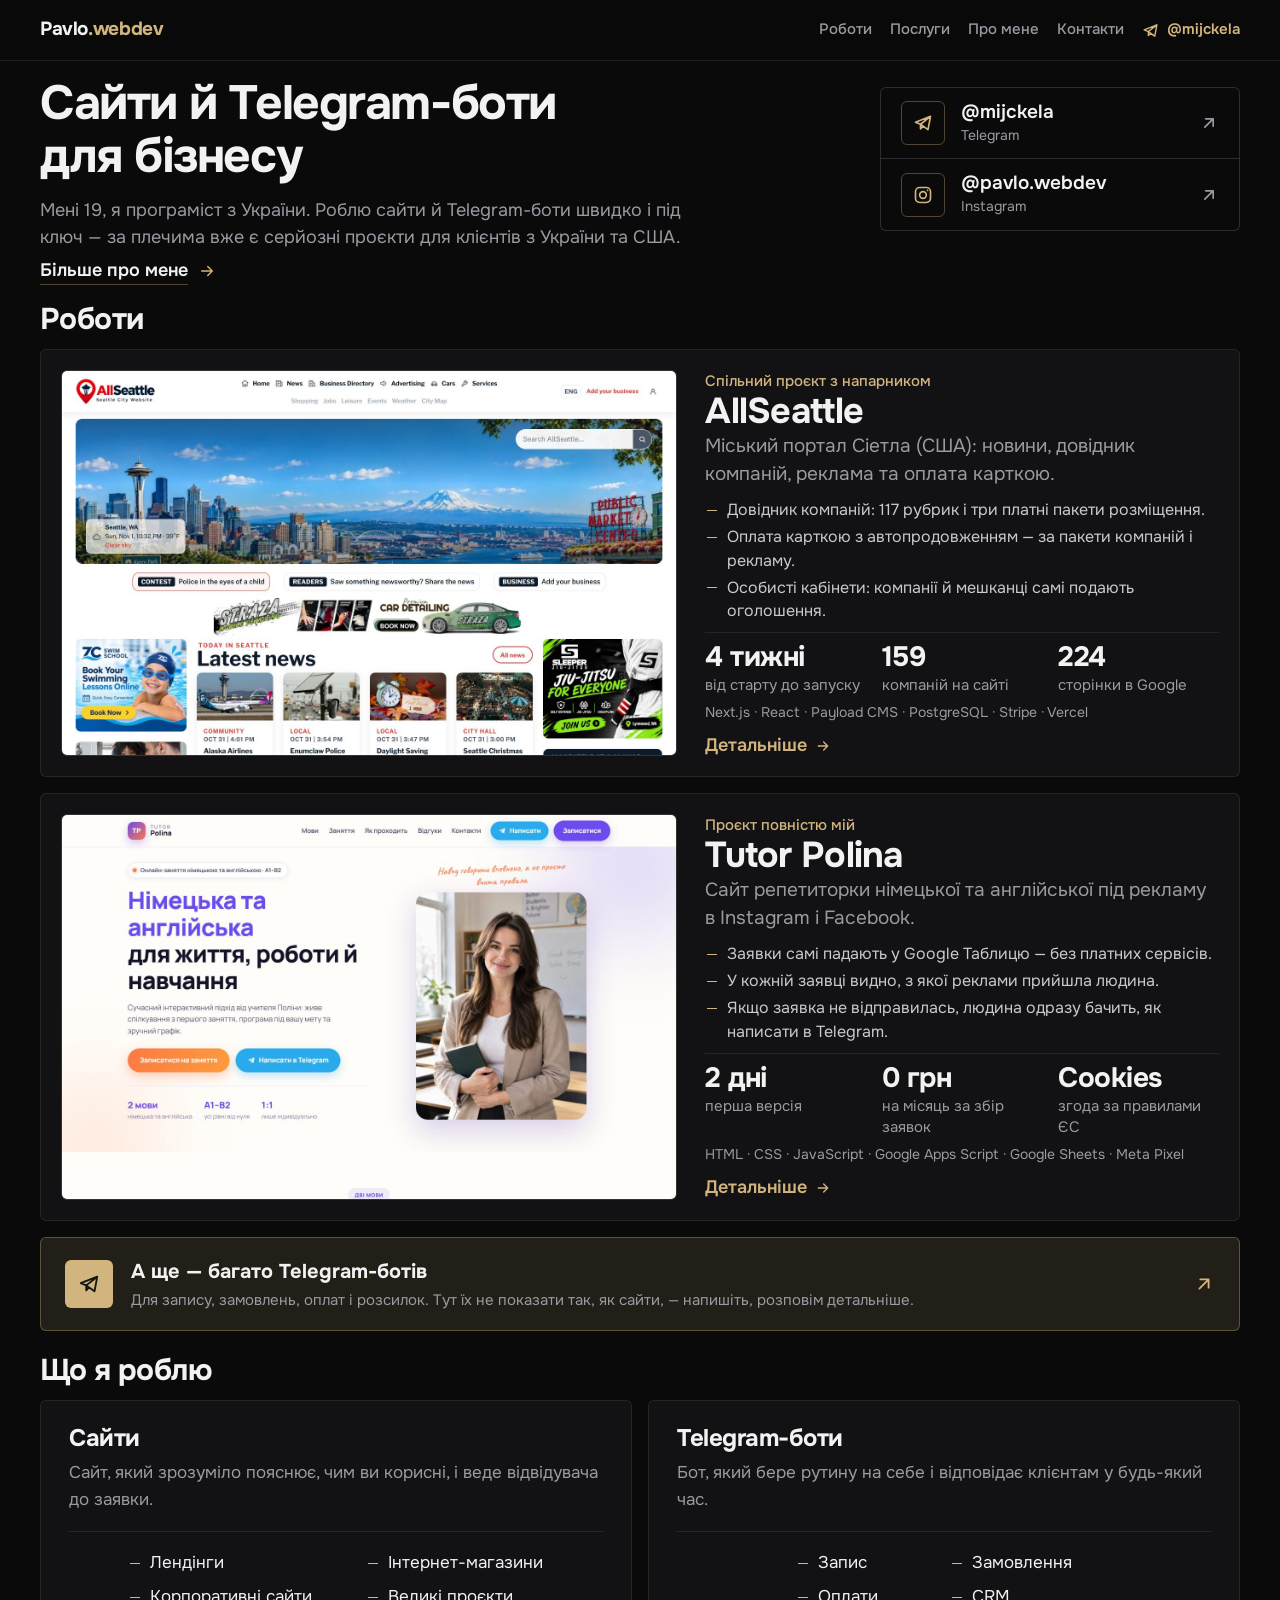
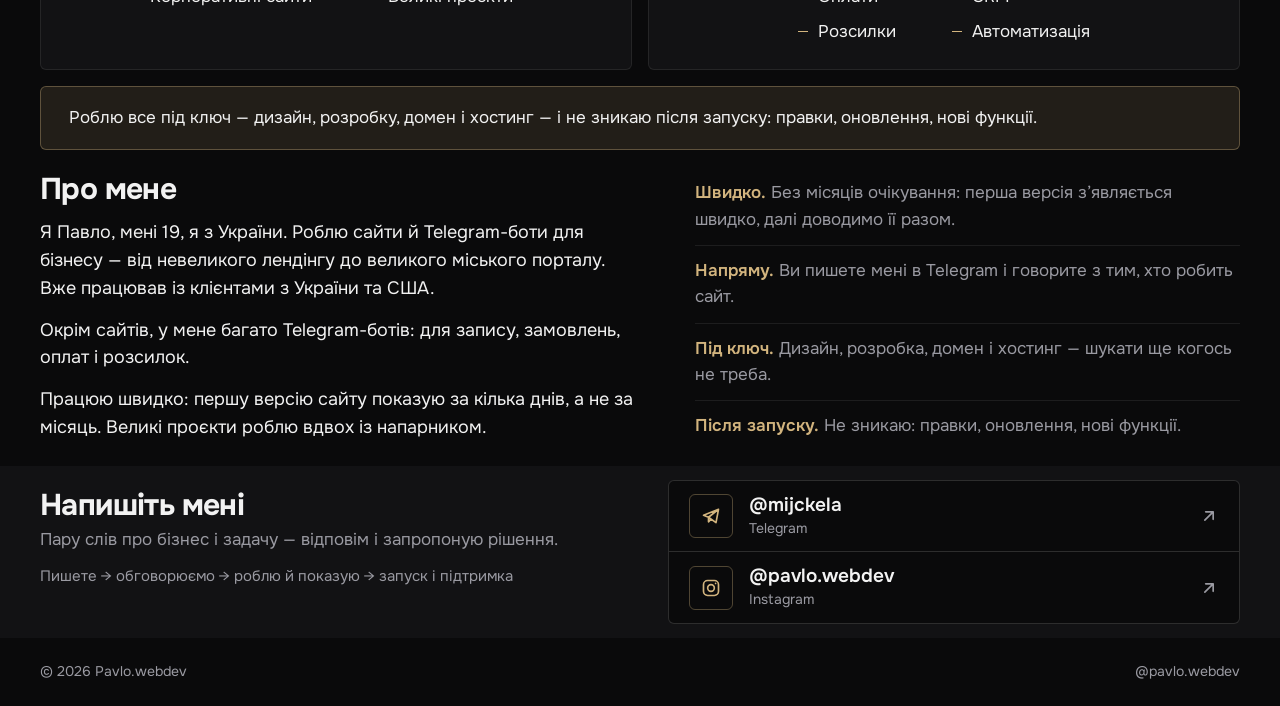
<file: index.html>
<!doctype html>
<html lang="uk">
<head>
  <meta charset="utf-8">
  <meta name="viewport" content="width=device-width, initial-scale=1">
  <title>Pavlo.webdev — сайти та Telegram-боти під ключ</title>
  <meta name="description" content="Сайти та Telegram-боти під ключ для бізнесу: лендінги, інтернет-магазини, корпоративні сайти, боти для запису, замовлень і оплат. Швидкий запуск і підтримка після запуску.">
  <meta name="theme-color" content="#0A0A0B">

  <meta property="og:type" content="website">
  <meta property="og:locale" content="uk_UA">
  <meta property="og:site_name" content="Pavlo.webdev">
  <meta property="og:title" content="Pavlo.webdev — сайти та Telegram-боти під ключ">
  <meta property="og:description" content="Сайти та Telegram-боти під ключ для бізнесу — швидко. Роботи, послуги та контакти.">
  <meta property="og:image" content="https://mijckela-alt.github.io/pavlo-portfolio/assets/img/avatar-pavlo.png">
  <meta property="og:image:width" content="1080">
  <meta property="og:image:height" content="1080">
  <meta name="twitter:card" content="summary">

  <link rel="icon" type="image/png" href="assets/img/favicon.png">
  <link rel="apple-touch-icon" href="assets/img/apple-touch-icon.png">

  <link rel="preconnect" href="https://fonts.googleapis.com">
  <link rel="preconnect" href="https://fonts.gstatic.com" crossorigin>
  <link href="https://fonts.googleapis.com/css2?family=Onest:wght@400;500;600;700&amp;display=swap" rel="stylesheet">
  <link rel="stylesheet" href="assets/css/style.css">
</head>
<body>
  <a class="skip-link" href="#main">Перейти до змісту</a>

  <header class="header">
    <div class="container header__inner">
      <a class="logo" href="#top" aria-label="Pavlo.webdev — на початок">Pavlo<span>.webdev</span></a>

      <button class="burger" type="button" aria-expanded="false" aria-controls="nav" aria-label="Відкрити меню">
        <span></span><span></span>
      </button>

      <nav class="nav" id="nav" aria-label="Основна навігація">
        <ul class="nav__list">
          <li><a class="nav__link" href="#works">Роботи</a></li>
          <li><a class="nav__link" href="#services">Послуги</a></li>
          <li><a class="nav__link" href="#about">Про мене</a></li>
          <li><a class="nav__link" href="#contacts">Контакти</a></li>
        </ul>
        <a class="nav__tg" href="https://t.me/mijckela" target="_blank" rel="noopener" data-tg>
          <svg viewBox="0 0 24 24" fill="none" stroke="currentColor" stroke-width="2" stroke-linecap="round" stroke-linejoin="round" aria-hidden="true"><path d="M21 4 3 11l6 2.5M21 4l-3 16-9-6.5M21 4 9 13.5V19l3-3.2"/></svg>
          @mijckela
        </a>
      </nav>
    </div>
  </header>

  <main id="main">
    <section class="hero" id="top">
      <div class="container hero__grid">
        <div>
          <h1 class="hero__title">Сайти й <span class="nowrap">Telegram-боти</span><br> для бізнесу</h1>
          <p class="hero__bio">Мені 19, я програміст з України. Роблю сайти й Telegram-боти швидко і під ключ — за плечима вже є серйозні проєкти для клієнтів з України та США.</p>
          <div class="hero__links">
            <a class="hero__about" href="#about">
              <span>Більше про мене</span>
              <svg viewBox="0 0 24 24" fill="none" stroke="currentColor" stroke-width="2" stroke-linecap="round" stroke-linejoin="round" aria-hidden="true"><path d="M5 12h14M13 6l6 6-6 6"/></svg>
            </a>
          </div>
        </div>

        <ul class="contacts__links hero__contacts" aria-label="Контакти">
          <li>
            <a class="contact-link" href="https://t.me/mijckela" target="_blank" rel="noopener" data-tg>
              <span class="contact-link__icon">
                <svg viewBox="0 0 24 24" fill="none" stroke="currentColor" stroke-width="2" stroke-linecap="round" stroke-linejoin="round" aria-hidden="true"><path d="M21 4 3 11l6 2.5M21 4l-3 16-9-6.5M21 4 9 13.5V19l3-3.2"/></svg>
              </span>
              <span class="contact-link__text">
                <span class="contact-link__handle">@mijckela</span>
                <span class="contact-link__name">Telegram</span>
              </span>
              <svg class="contact-link__arrow" viewBox="0 0 24 24" fill="none" stroke="currentColor" stroke-width="2" stroke-linecap="round" stroke-linejoin="round" aria-hidden="true"><path d="M7 17 17 7M8 7h9v9"/></svg>
            </a>
          </li>
          <li>
            <a class="contact-link" href="https://instagram.com/pavlo.webdev" target="_blank" rel="noopener">
              <span class="contact-link__icon">
                <svg viewBox="0 0 24 24" fill="none" stroke="currentColor" stroke-width="2" stroke-linecap="round" stroke-linejoin="round" aria-hidden="true"><rect x="3" y="3" width="18" height="18" rx="5"/><circle cx="12" cy="12" r="4"/><path d="M17.5 6.5h.01"/></svg>
              </span>
              <span class="contact-link__text">
                <span class="contact-link__handle">@pavlo.webdev</span>
                <span class="contact-link__name">Instagram</span>
              </span>
              <svg class="contact-link__arrow" viewBox="0 0 24 24" fill="none" stroke="currentColor" stroke-width="2" stroke-linecap="round" stroke-linejoin="round" aria-hidden="true"><path d="M7 17 17 7M8 7h9v9"/></svg>
            </a>
          </li>
        </ul>
      </div>
    </section>

    <section class="section section--first" id="works" aria-labelledby="works-title">
      <div class="container">
        <h2 class="section__title section__head" id="works-title">Роботи</h2>

        <div class="works">
          <article class="work">
            <a class="work__cover" href="cases/allseattle.html" tabindex="-1" aria-hidden="true">
              <img src="assets/img/allseattle/desktop-01-home.jpg" width="1440" height="900" alt="Головна сторінка порталу AllSeattle">
            </a>
            <div class="work__body">
              <p class="tag">Спільний проєкт з напарником</p>
              <h3 class="work__title">AllSeattle</h3>
              <p class="work__text">Міський портал Сіетла (США): новини, довідник компаній, реклама та оплата карткою.</p>
              <ul class="list work__list">
                <li>Довідник компаній: 117 рубрик і три платні пакети розміщення.</li>
                <li>Оплата карткою з автопродовженням — за пакети компаній і рекламу.</li>
                <li>Особисті кабінети: компанії й мешканці самі подають оголошення.</li>
              </ul>
              <ul class="work__stats">
                <li><b>4 тижні</b><span>від старту до запуску</span></li>
                <li><b>159</b><span>компаній на сайті</span></li>
                <li><b>224</b><span>сторінки в Google</span></li>
              </ul>
              <p class="work__tech">Next.js · React · Payload CMS · PostgreSQL · Stripe · Vercel</p>
              <a class="link-arrow work__more" href="cases/allseattle.html">
                Детальніше
                <svg viewBox="0 0 24 24" fill="none" stroke="currentColor" stroke-width="2" stroke-linecap="round" stroke-linejoin="round" aria-hidden="true"><path d="M5 12h14M13 6l6 6-6 6"/></svg>
              </a>
            </div>
          </article>

          <article class="work">
            <a class="work__cover" href="cases/polina.html" tabindex="-1" aria-hidden="true">
              <img src="assets/img/polina/desktop-01-hero.jpg" width="1440" height="900" loading="lazy" alt="Перший екран сайту репетиторки Поліни">
            </a>
            <div class="work__body">
              <p class="tag">Проєкт повністю мій</p>
              <h3 class="work__title">Tutor Polina</h3>
              <p class="work__text">Сайт репетиторки німецької та англійської під рекламу в Instagram і Facebook.</p>
              <ul class="list work__list">
                <li>Заявки самі падають у Google Таблицю — без платних сервісів.</li>
                <li>У кожній заявці видно, з якої реклами прийшла людина.</li>
                <li>Якщо заявка не відправилась, людина одразу бачить, як написати в Telegram.</li>
              </ul>
              <ul class="work__stats">
                <li><b>2 дні</b><span>перша версія</span></li>
                <li><b>0 грн</b><span>на місяць за збір заявок</span></li>
                <li><b>Cookies</b><span>згода за правилами ЄС</span></li>
              </ul>
              <p class="work__tech">HTML · CSS · JavaScript · Google Apps Script · Google Sheets · Meta Pixel</p>
              <a class="link-arrow work__more" href="cases/polina.html">
                Детальніше
                <svg viewBox="0 0 24 24" fill="none" stroke="currentColor" stroke-width="2" stroke-linecap="round" stroke-linejoin="round" aria-hidden="true"><path d="M5 12h14M13 6l6 6-6 6"/></svg>
              </a>
            </div>
          </article>
        </div>

        <a class="works__bots" href="https://t.me/mijckela" target="_blank" rel="noopener" data-tg>
          <span class="works__bots-icon">
            <svg viewBox="0 0 24 24" fill="none" stroke="currentColor" stroke-width="2" stroke-linecap="round" stroke-linejoin="round" aria-hidden="true"><path d="M21 4 3 11l6 2.5M21 4l-3 16-9-6.5M21 4 9 13.5V19l3-3.2"/></svg>
          </span>
          <span class="works__bots-text">
            <b>А ще — багато <span class="nowrap">Telegram-ботів</span></b>
            <span>Для запису, замовлень, оплат і розсилок. Тут їх не показати так, як сайти, — напишіть, розповім детальніше.</span>
          </span>
          <svg class="works__bots-arrow" viewBox="0 0 24 24" fill="none" stroke="currentColor" stroke-width="2" stroke-linecap="round" stroke-linejoin="round" aria-hidden="true"><path d="M7 17 17 7M8 7h9v9"/></svg>
        </a>
      </div>
    </section>

    <section class="section" id="services" aria-labelledby="services-title">
      <div class="container">
        <h2 class="section__title section__head" id="services-title">Що я роблю</h2>

        <div class="services">
          <article class="card">
            <h3 class="card__title">Сайти</h3>
            <p class="card__text">Сайт, який зрозуміло пояснює, чим ви корисні, і веде відвідувача до заявки.</p>
            <ul class="card__list">
              <li>Лендінги</li>
              <li>Інтернет-магазини</li>
              <li>Корпоративні сайти</li>
              <li>Великі проєкти</li>
            </ul>
          </article>

          <article class="card">
            <h3 class="card__title">Telegram-боти</h3>
            <p class="card__text">Бот, який бере рутину на себе і відповідає клієнтам у будь-який час.</p>
            <ul class="card__list">
              <li>Запис</li>
              <li>Замовлення</li>
              <li>Оплати</li>
              <li>CRM</li>
              <li>Розсилки</li>
              <li>Автоматизація</li>
            </ul>
          </article>
        </div>

        <p class="services__note">Роблю все під ключ — дизайн, розробку, домен і хостинг — і не зникаю після запуску: правки, оновлення, нові функції.</p>
      </div>
    </section>

    <section class="section" id="about" aria-labelledby="about-title">
      <div class="container about">
        <!-- Фото: покласти assets/img/pavlo.jpg (квадратне, від 600×600) і вставити тут
             <img class="about__photo" src="assets/img/pavlo.jpg" width="600" height="600" alt="Павло"> -->
        <div class="about__grid">
          <div class="about__text">
            <h2 class="section__title section__head" id="about-title">Про мене</h2>
            <p>Я Павло, мені 19, я з України. Роблю сайти й Telegram-боти для бізнесу — від невеликого лендінгу до великого міського порталу. Вже працював із клієнтами з України та США.</p>
            <p>Окрім сайтів, у мене багато Telegram-ботів: для запису, замовлень, оплат і розсилок.</p>
            <p>Працюю швидко: першу версію сайту показую за кілька днів, а не за місяць. Великі проєкти роблю вдвох із напарником.</p>
          </div>
          <ul class="about__points">
            <li><b>Швидко.</b> Без місяців очікування: перша версія з’являється швидко, далі доводимо її разом.</li>
            <li><b>Напряму.</b> Ви пишете мені в Telegram і говорите з тим, хто робить сайт.</li>
            <li><b>Під ключ.</b> Дизайн, розробка, домен і хостинг — шукати ще когось не треба.</li>
            <li><b>Після запуску.</b> Не зникаю: правки, оновлення, нові функції.</li>
          </ul>
        </div>
      </div>
    </section>

    <section class="section" id="contacts" aria-labelledby="contacts-title">
      <div class="container">
        <div class="contacts">
          <div>
            <h2 class="section__title" id="contacts-title">Напишіть мені</h2>
            <p class="section__lead">Пару слів про бізнес і задачу — відповім і запропоную рішення.</p>
            <p class="contacts__flow">Пишете → обговорюємо → роблю й показую → запуск і підтримка</p>
          </div>
          <ul class="contacts__links">
            <li>
              <a class="contact-link" href="https://t.me/mijckela" target="_blank" rel="noopener" data-tg>
                <span class="contact-link__icon">
                  <svg viewBox="0 0 24 24" fill="none" stroke="currentColor" stroke-width="2" stroke-linecap="round" stroke-linejoin="round" aria-hidden="true"><path d="M21 4 3 11l6 2.5M21 4l-3 16-9-6.5M21 4 9 13.5V19l3-3.2"/></svg>
                </span>
                <span class="contact-link__text">
                  <span class="contact-link__handle">@mijckela</span>
                  <span class="contact-link__name">Telegram</span>
                </span>
                <svg class="contact-link__arrow" viewBox="0 0 24 24" fill="none" stroke="currentColor" stroke-width="2" stroke-linecap="round" stroke-linejoin="round" aria-hidden="true"><path d="M7 17 17 7M8 7h9v9"/></svg>
              </a>
            </li>
            <li>
              <a class="contact-link" href="https://instagram.com/pavlo.webdev" target="_blank" rel="noopener">
                <span class="contact-link__icon">
                  <svg viewBox="0 0 24 24" fill="none" stroke="currentColor" stroke-width="2" stroke-linecap="round" stroke-linejoin="round" aria-hidden="true"><rect x="3" y="3" width="18" height="18" rx="5"/><circle cx="12" cy="12" r="4"/><path d="M17.5 6.5h.01"/></svg>
                </span>
                <span class="contact-link__text">
                  <span class="contact-link__handle">@pavlo.webdev</span>
                  <span class="contact-link__name">Instagram</span>
                </span>
                <svg class="contact-link__arrow" viewBox="0 0 24 24" fill="none" stroke="currentColor" stroke-width="2" stroke-linecap="round" stroke-linejoin="round" aria-hidden="true"><path d="M7 17 17 7M8 7h9v9"/></svg>
              </a>
            </li>
          </ul>
        </div>
      </div>
    </section>
  </main>

  <footer class="footer">
    <div class="container footer__inner">
      <p>© 2026 Pavlo.webdev</p>
      <a href="https://instagram.com/pavlo.webdev" target="_blank" rel="noopener">@pavlo.webdev</a>
    </div>
  </footer>

  <script src="assets/js/main.js" defer></script>
</body>
</html>
</file>
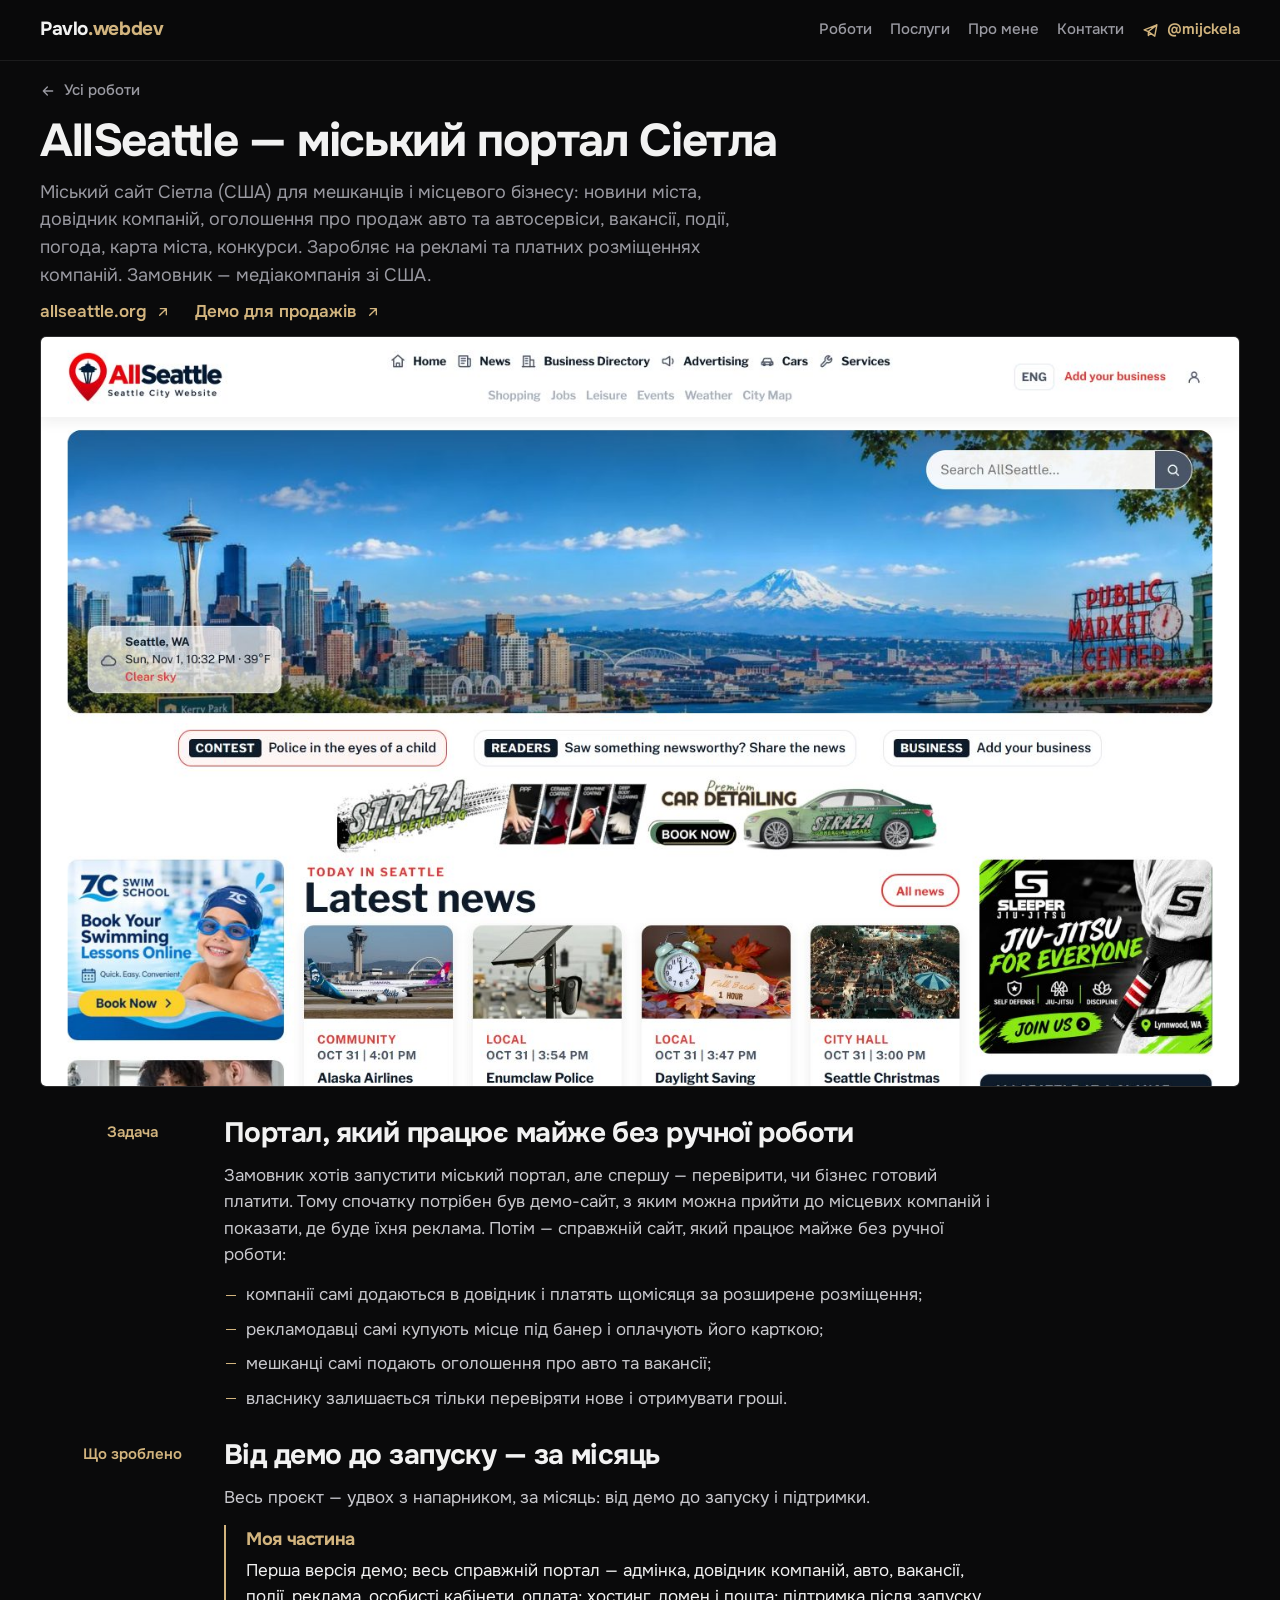
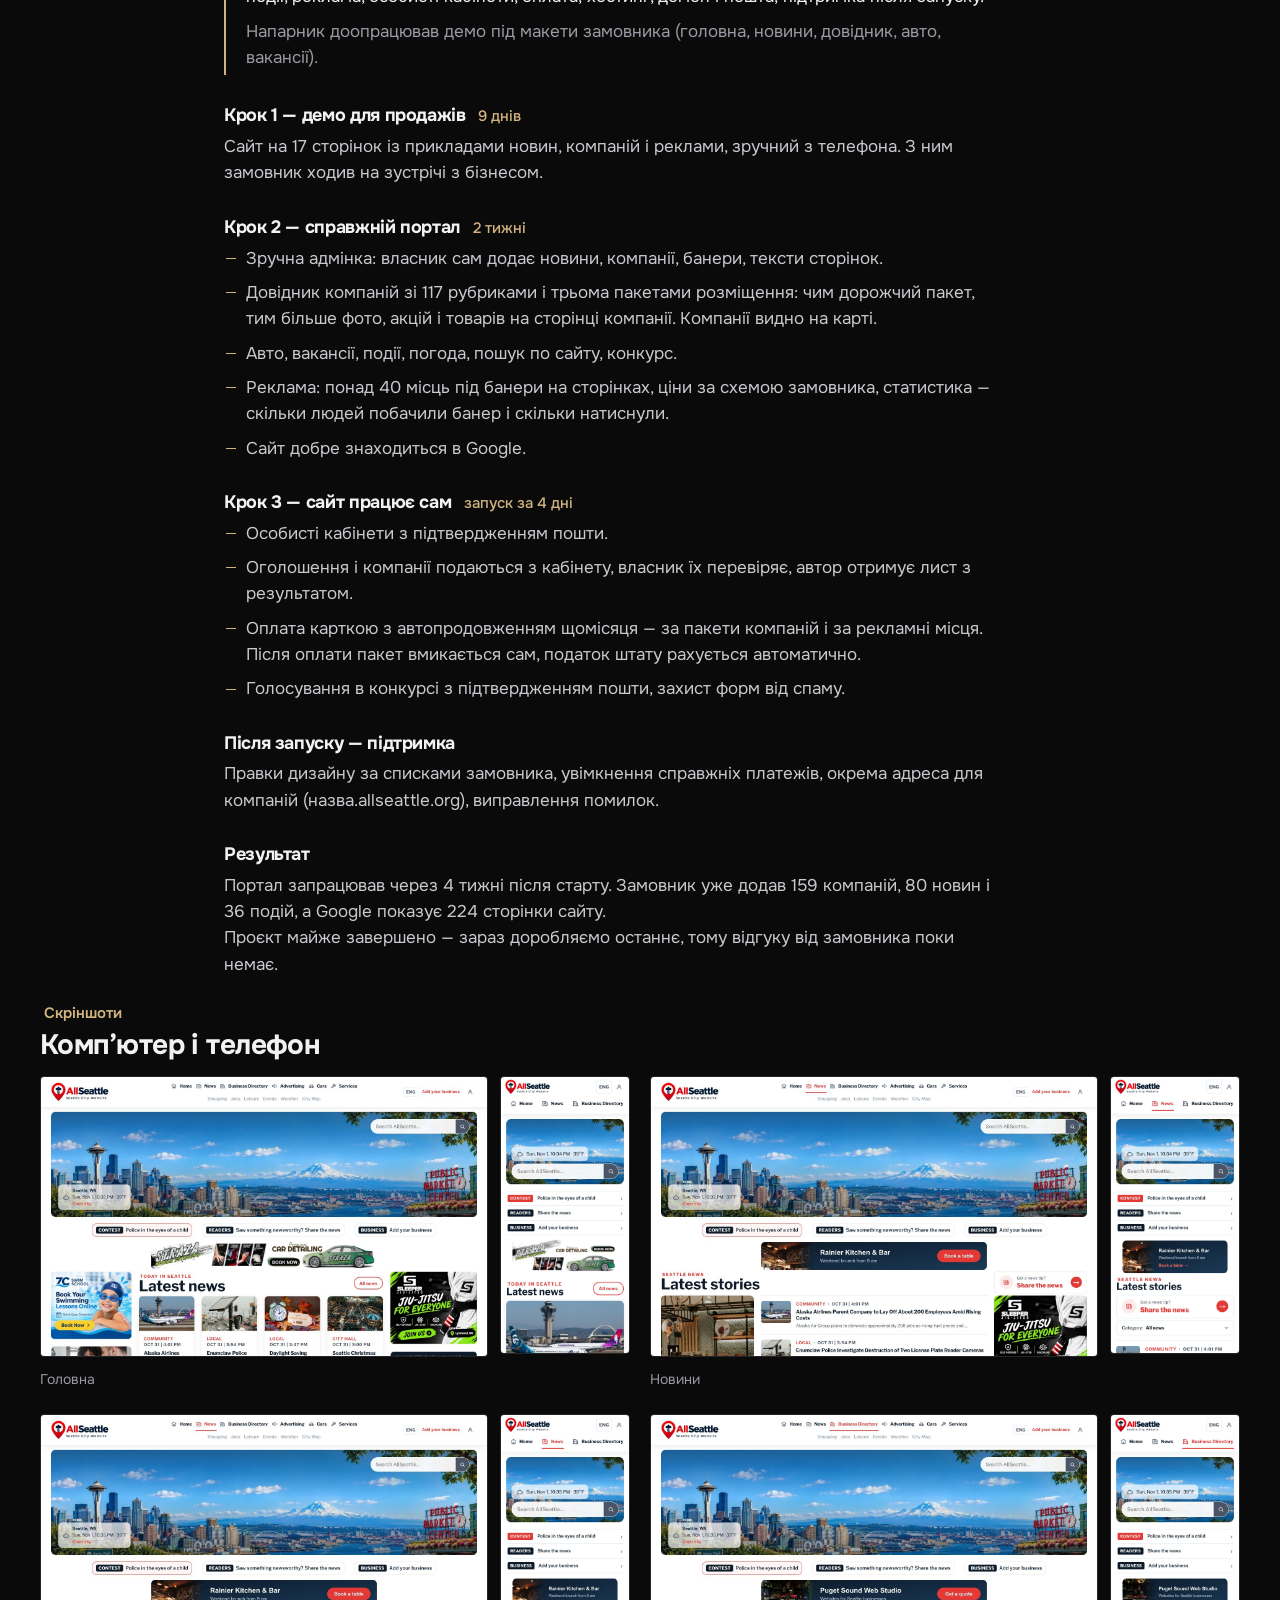
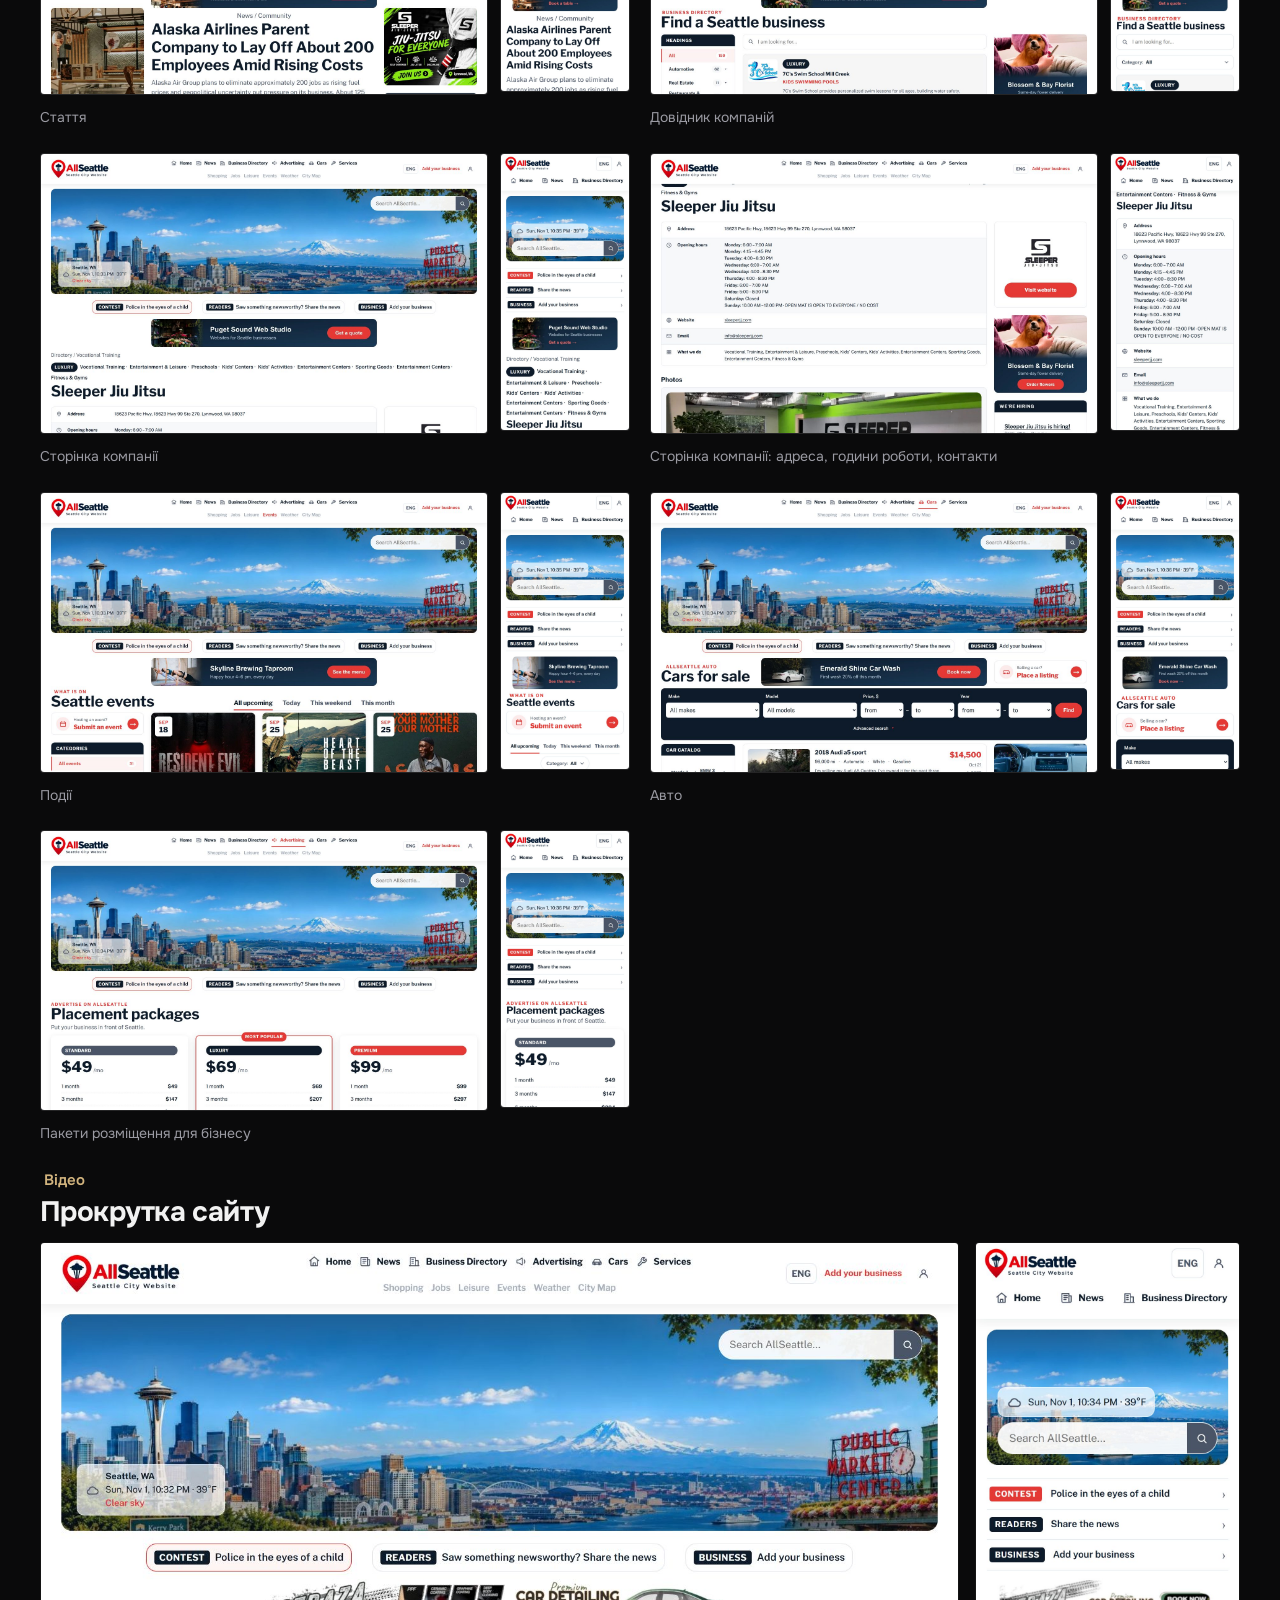
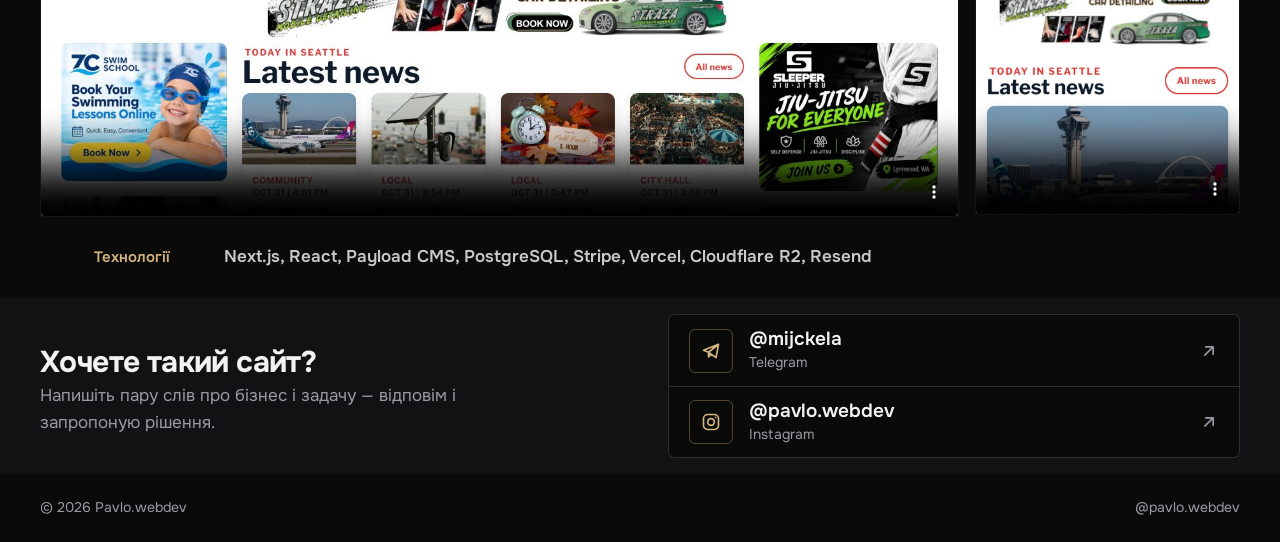
<file: cases/allseattle.html>
<!doctype html>
<html lang="uk">
<head>
  <meta charset="utf-8">
  <meta name="viewport" content="width=device-width, initial-scale=1">
  <title>AllSeattle — міський портал Сіетла · Pavlo.webdev</title>
  <meta name="description" content="Кейс AllSeattle: міський портал Сіетла з довідником компаній, рекламою та оплатою карткою. Запуск через 4 тижні, 159 компаній, 224 сторінки в Google.">
  <meta name="theme-color" content="#0A0A0B">

  <meta property="og:type" content="article">
  <meta property="og:locale" content="uk_UA">
  <meta property="og:site_name" content="Pavlo.webdev">
  <meta property="og:title" content="AllSeattle — міський портал Сіетла">
  <meta property="og:description" content="Портал, який заробляє сам: довідник компаній, реклама, оплата карткою. Запуск через 4 тижні.">
  <meta property="og:image" content="https://mijckela-alt.github.io/pavlo-portfolio/assets/img/allseattle/desktop-01-home.jpg">
  <meta property="og:image:width" content="1440">
  <meta property="og:image:height" content="900">
  <meta name="twitter:card" content="summary_large_image">

  <link rel="icon" type="image/png" href="../assets/img/favicon.png">
  <link rel="apple-touch-icon" href="../assets/img/apple-touch-icon.png">

  <link rel="preconnect" href="https://fonts.googleapis.com">
  <link rel="preconnect" href="https://fonts.gstatic.com" crossorigin>
  <link href="https://fonts.googleapis.com/css2?family=Onest:wght@400;500;600;700&amp;display=swap" rel="stylesheet">
  <link rel="stylesheet" href="../assets/css/style.css">
</head>
<body>
  <a class="skip-link" href="#main">Перейти до змісту</a>

  <header class="header">
    <div class="container header__inner">
      <a class="logo" href="../index.html" aria-label="Pavlo.webdev — на головну">Pavlo<span>.webdev</span></a>

      <button class="burger" type="button" aria-expanded="false" aria-controls="nav" aria-label="Відкрити меню">
        <span></span><span></span>
      </button>

      <nav class="nav" id="nav" aria-label="Основна навігація">
        <ul class="nav__list">
          <li><a class="nav__link" href="../index.html#works">Роботи</a></li>
          <li><a class="nav__link" href="../index.html#services">Послуги</a></li>
          <li><a class="nav__link" href="../index.html#about">Про мене</a></li>
          <li><a class="nav__link" href="../index.html#contacts">Контакти</a></li>
        </ul>
        <a class="nav__tg" href="https://t.me/mijckela" target="_blank" rel="noopener" data-tg>
          <svg viewBox="0 0 24 24" fill="none" stroke="currentColor" stroke-width="2" stroke-linecap="round" stroke-linejoin="round" aria-hidden="true"><path d="M21 4 3 11l6 2.5M21 4l-3 16-9-6.5M21 4 9 13.5V19l3-3.2"/></svg>
          @mijckela
        </a>
      </nav>
    </div>
  </header>

  <main id="main">
    <section class="case-hero">
      <div class="container">
        <a class="back" href="../index.html#works">
          <svg viewBox="0 0 24 24" fill="none" stroke="currentColor" stroke-width="2" stroke-linecap="round" stroke-linejoin="round" aria-hidden="true"><path d="M19 12H5M11 6l-6 6 6 6"/></svg>
          Усі роботи
        </a>
        <h1 class="case-hero__title reveal">AllSeattle — міський портал Сіетла</h1>
        <p class="case-hero__lead reveal">Міський сайт Сіетла (США) для мешканців і місцевого бізнесу: новини міста, довідник компаній, оголошення про продаж авто та автосервіси, вакансії, події, погода, карта міста, конкурси. Заробляє на рекламі та платних розміщеннях компаній. Замовник — медіакомпанія зі США.</p>
        <div class="case-hero__meta reveal">
          <a class="link-arrow" href="https://allseattle.org" target="_blank" rel="noopener">
            allseattle.org
            <svg viewBox="0 0 24 24" fill="none" stroke="currentColor" stroke-width="2" stroke-linecap="round" stroke-linejoin="round" aria-hidden="true"><path d="M7 17 17 7M8 7h9v9"/></svg>
          </a>
          <a class="link-arrow" href="https://casaantipo-a11y.github.io/allseattle/" target="_blank" rel="noopener">
            Демо для продажів
            <svg viewBox="0 0 24 24" fill="none" stroke="currentColor" stroke-width="2" stroke-linecap="round" stroke-linejoin="round" aria-hidden="true"><path d="M7 17 17 7M8 7h9v9"/></svg>
          </a>
        </div>
        <div class="case-hero__cover reveal">
          <img src="../assets/img/allseattle/desktop-01-home.jpg" width="1440" height="900" alt="Головна сторінка порталу AllSeattle на комп’ютері">
        </div>
      </div>
    </section>

    <div class="container">
      <section class="case-block" aria-labelledby="task-title">
        <p class="case-block__label">Задача</p>
        <div class="case-block__body reveal">
          <h2 id="task-title">Портал, який працює майже без ручної роботи</h2>
          <p>Замовник хотів запустити міський портал, але спершу — перевірити, чи бізнес готовий платити. Тому спочатку потрібен був демо-сайт, з яким можна прийти до місцевих компаній і показати, де буде їхня реклама. Потім — справжній сайт, який працює майже без ручної роботи:</p>
          <ul class="list">
            <li>компанії самі додаються в довідник і платять щомісяця за розширене розміщення;</li>
            <li>рекламодавці самі купують місце під банер і оплачують його карткою;</li>
            <li>мешканці самі подають оголошення про авто та вакансії;</li>
            <li>власнику залишається тільки перевіряти нове і отримувати гроші.</li>
          </ul>
        </div>
      </section>

      <section class="case-block" aria-labelledby="done-title">
        <p class="case-block__label">Що зроблено</p>
        <div class="case-block__body reveal">
          <h2 id="done-title">Від демо до запуску — за місяць</h2>
          <p>Весь проєкт — удвох з напарником, за місяць: від демо до запуску і підтримки.</p>

          <div class="mine">
            <h3>Моя частина</h3>
            <p>Перша версія демо; весь справжній портал — адмінка, довідник компаній, авто, вакансії, події, реклама, особисті кабінети, оплата; хостинг, домен і пошта; підтримка після запуску.</p>
            <p>Напарник доопрацював демо під макети замовника (головна, новини, довідник, авто, вакансії).</p>
          </div>

          <div class="phase">
            <h3>Крок 1 — демо для продажів <small>9 днів</small></h3>
            <p>Сайт на 17 сторінок із прикладами новин, компаній і реклами, зручний з телефона. З ним замовник ходив на зустрічі з бізнесом.</p>
          </div>

          <div class="phase">
            <h3>Крок 2 — справжній портал <small>2 тижні</small></h3>
            <ul class="list">
              <li>Зручна адмінка: власник сам додає новини, компанії, банери, тексти сторінок.</li>
              <li>Довідник компаній зі 117 рубриками і трьома пакетами розміщення: чим дорожчий пакет, тим більше фото, акцій і товарів на сторінці компанії. Компанії видно на карті.</li>
              <li>Авто, вакансії, події, погода, пошук по сайту, конкурс.</li>
              <li>Реклама: понад 40 місць під банери на сторінках, ціни за схемою замовника, статистика — скільки людей побачили банер і скільки натиснули.</li>
              <li>Сайт добре знаходиться в Google.</li>
            </ul>
          </div>

          <div class="phase">
            <h3>Крок 3 — сайт працює сам <small>запуск за 4 дні</small></h3>
            <ul class="list">
              <li>Особисті кабінети з підтвердженням пошти.</li>
              <li>Оголошення і компанії подаються з кабінету, власник їх перевіряє, автор отримує лист з результатом.</li>
              <li>Оплата карткою з автопродовженням щомісяця — за пакети компаній і за рекламні місця. Після оплати пакет вмикається сам, податок штату рахується автоматично.</li>
              <li>Голосування в конкурсі з підтвердженням пошти, захист форм від спаму.</li>
            </ul>
          </div>

          <div class="phase">
            <h3>Після запуску — підтримка</h3>
            <p>Правки дизайну за списками замовника, увімкнення справжніх платежів, окрема адреса для компаній (назва.allseattle.org), виправлення помилок.</p>
          </div>

          <div class="phase">
            <h3>Результат</h3>
            <p>Портал запрацював через 4 тижні після старту. Замовник уже додав 159 компаній, 80 новин і 36 подій, а Google показує 224 сторінки сайту.</p>
            <p>Проєкт майже завершено — зараз доробляємо останнє, тому відгуку від замовника поки немає.</p>
          </div>
        </div>
      </section>

      <section class="case-block case-block--wide" aria-labelledby="gallery-title">
        <p class="case-block__label">Скріншоти</p>
        <div class="case-block__body">
          <h2 id="gallery-title" class="reveal">Комп’ютер і телефон</h2>
          <div class="gallery">
            <figure class="pair reveal">
              <a class="shot" href="../assets/img/allseattle/desktop-01-home.jpg" data-lightbox><img src="../assets/img/allseattle/desktop-01-home.jpg" width="1440" height="900" loading="lazy" alt="Головна — комп’ютер"></a>
              <a class="shot" href="../assets/img/allseattle/phone-01-home.jpg" data-lightbox><img src="../assets/img/allseattle/phone-01-home.jpg" width="780" height="1688" loading="lazy" alt="Головна — телефон"></a>
              <figcaption>Головна</figcaption>
            </figure>
            <figure class="pair reveal">
              <a class="shot" href="../assets/img/allseattle/desktop-02-news.jpg" data-lightbox><img src="../assets/img/allseattle/desktop-02-news.jpg" width="1440" height="900" loading="lazy" alt="Новини — комп’ютер"></a>
              <a class="shot" href="../assets/img/allseattle/phone-02-news.jpg" data-lightbox><img src="../assets/img/allseattle/phone-02-news.jpg" width="780" height="1688" loading="lazy" alt="Новини — телефон"></a>
              <figcaption>Новини</figcaption>
            </figure>
            <figure class="pair reveal">
              <a class="shot" href="../assets/img/allseattle/desktop-03-article.jpg" data-lightbox><img src="../assets/img/allseattle/desktop-03-article.jpg" width="1440" height="900" loading="lazy" alt="Стаття — комп’ютер"></a>
              <a class="shot" href="../assets/img/allseattle/phone-03-article.jpg" data-lightbox><img src="../assets/img/allseattle/phone-03-article.jpg" width="780" height="1688" loading="lazy" alt="Стаття — телефон"></a>
              <figcaption>Стаття</figcaption>
            </figure>
            <figure class="pair reveal">
              <a class="shot" href="../assets/img/allseattle/desktop-04-directory.jpg" data-lightbox><img src="../assets/img/allseattle/desktop-04-directory.jpg" width="1440" height="900" loading="lazy" alt="Довідник компаній — комп’ютер"></a>
              <a class="shot" href="../assets/img/allseattle/phone-04-directory.jpg" data-lightbox><img src="../assets/img/allseattle/phone-04-directory.jpg" width="780" height="1688" loading="lazy" alt="Довідник компаній — телефон"></a>
              <figcaption>Довідник компаній</figcaption>
            </figure>
            <figure class="pair reveal">
              <a class="shot" href="../assets/img/allseattle/desktop-05-business.jpg" data-lightbox><img src="../assets/img/allseattle/desktop-05-business.jpg" width="1440" height="900" loading="lazy" alt="Сторінка компанії — комп’ютер"></a>
              <a class="shot" href="../assets/img/allseattle/phone-05-business.jpg" data-lightbox><img src="../assets/img/allseattle/phone-05-business.jpg" width="780" height="1688" loading="lazy" alt="Сторінка компанії — телефон"></a>
              <figcaption>Сторінка компанії</figcaption>
            </figure>
            <figure class="pair reveal">
              <a class="shot" href="../assets/img/allseattle/desktop-05-business-content.jpg" data-lightbox><img src="../assets/img/allseattle/desktop-05-business-content.jpg" width="1440" height="900" loading="lazy" alt="Сторінка компанії: адреса, години роботи, контакти — комп’ютер"></a>
              <a class="shot" href="../assets/img/allseattle/phone-05-business-content.jpg" data-lightbox><img src="../assets/img/allseattle/phone-05-business-content.jpg" width="780" height="1688" loading="lazy" alt="Сторінка компанії: адреса, години роботи, контакти — телефон"></a>
              <figcaption>Сторінка компанії: адреса, години роботи, контакти</figcaption>
            </figure>
            <figure class="pair reveal">
              <a class="shot" href="../assets/img/allseattle/desktop-06-events.jpg" data-lightbox><img src="../assets/img/allseattle/desktop-06-events.jpg" width="1440" height="900" loading="lazy" alt="Події — комп’ютер"></a>
              <a class="shot" href="../assets/img/allseattle/phone-06-events.jpg" data-lightbox><img src="../assets/img/allseattle/phone-06-events.jpg" width="780" height="1688" loading="lazy" alt="Події — телефон"></a>
              <figcaption>Події</figcaption>
            </figure>
            <figure class="pair reveal">
              <a class="shot" href="../assets/img/allseattle/desktop-07-cars.jpg" data-lightbox><img src="../assets/img/allseattle/desktop-07-cars.jpg" width="1440" height="900" loading="lazy" alt="Авто — комп’ютер"></a>
              <a class="shot" href="../assets/img/allseattle/phone-07-cars.jpg" data-lightbox><img src="../assets/img/allseattle/phone-07-cars.jpg" width="780" height="1688" loading="lazy" alt="Авто — телефон"></a>
              <figcaption>Авто</figcaption>
            </figure>
            <figure class="pair reveal">
              <a class="shot" href="../assets/img/allseattle/desktop-08-advertise.jpg" data-lightbox><img src="../assets/img/allseattle/desktop-08-advertise.jpg" width="1440" height="900" loading="lazy" alt="Пакети розміщення для бізнесу — комп’ютер"></a>
              <a class="shot" href="../assets/img/allseattle/phone-08-advertise.jpg" data-lightbox><img src="../assets/img/allseattle/phone-08-advertise.jpg" width="780" height="1688" loading="lazy" alt="Пакети розміщення для бізнесу — телефон"></a>
              <figcaption>Пакети розміщення для бізнесу</figcaption>
            </figure>
          </div>
        </div>
      </section>

      <section class="case-block case-block--wide" aria-labelledby="video-title">
        <p class="case-block__label">Відео</p>
        <div class="case-block__body">
          <h2 id="video-title" class="reveal">Прокрутка сайту</h2>
          <div class="pair pair--video reveal">
            <video muted playsinline controls preload="none" poster="../assets/img/allseattle/desktop-01-home.jpg" width="1920" height="1200" aria-label="Відео: AllSeattle на комп’ютері">
              <source src="../assets/video/allseattle-desktop.mp4" type="video/mp4">
            </video>
            <video muted playsinline controls preload="none" poster="../assets/img/allseattle/phone-01-home.jpg" width="780" height="1688" aria-label="Відео: AllSeattle на телефоні">
              <source src="../assets/video/allseattle-phone.mp4" type="video/mp4">
            </video>
          </div>
        </div>
      </section>

      <section class="case-block" aria-labelledby="tech-title">
        <p class="case-block__label" id="tech-title">Технології</p>
        <div class="case-block__body reveal">
          <p class="tech">Next.js, React, Payload CMS, PostgreSQL, Stripe, Vercel, Cloudflare R2, Resend</p>
        </div>
      </section>
    </div>

    <section class="case-cta" aria-labelledby="cta-title">
      <div class="container contacts">
        <div>
          <h2 class="section__title" id="cta-title">Хочете такий сайт?</h2>
          <p class="section__lead">Напишіть пару слів про бізнес і задачу — відповім і запропоную рішення.</p>
        </div>
        <ul class="contacts__links">
          <li>
            <a class="contact-link" href="https://t.me/mijckela" target="_blank" rel="noopener" data-tg>
              <span class="contact-link__icon">
                <svg viewBox="0 0 24 24" fill="none" stroke="currentColor" stroke-width="2" stroke-linecap="round" stroke-linejoin="round" aria-hidden="true"><path d="M21 4 3 11l6 2.5M21 4l-3 16-9-6.5M21 4 9 13.5V19l3-3.2"/></svg>
              </span>
              <span class="contact-link__text">
                <span class="contact-link__handle">@mijckela</span>
                <span class="contact-link__name">Telegram</span>
              </span>
              <svg class="contact-link__arrow" viewBox="0 0 24 24" fill="none" stroke="currentColor" stroke-width="2" stroke-linecap="round" stroke-linejoin="round" aria-hidden="true"><path d="M7 17 17 7M8 7h9v9"/></svg>
            </a>
          </li>
          <li>
            <a class="contact-link" href="https://instagram.com/pavlo.webdev" target="_blank" rel="noopener">
              <span class="contact-link__icon">
                <svg viewBox="0 0 24 24" fill="none" stroke="currentColor" stroke-width="2" stroke-linecap="round" stroke-linejoin="round" aria-hidden="true"><rect x="3" y="3" width="18" height="18" rx="5"/><circle cx="12" cy="12" r="4"/><path d="M17.5 6.5h.01"/></svg>
              </span>
              <span class="contact-link__text">
                <span class="contact-link__handle">@pavlo.webdev</span>
                <span class="contact-link__name">Instagram</span>
              </span>
              <svg class="contact-link__arrow" viewBox="0 0 24 24" fill="none" stroke="currentColor" stroke-width="2" stroke-linecap="round" stroke-linejoin="round" aria-hidden="true"><path d="M7 17 17 7M8 7h9v9"/></svg>
            </a>
          </li>
        </ul>
      </div>
    </section>
  </main>

  <footer class="footer">
    <div class="container footer__inner">
      <p>© 2026 Pavlo.webdev</p>
      <a href="https://instagram.com/pavlo.webdev" target="_blank" rel="noopener">@pavlo.webdev</a>
    </div>
  </footer>

  <script src="../assets/js/main.js" defer></script>
</body>
</html>
</file>
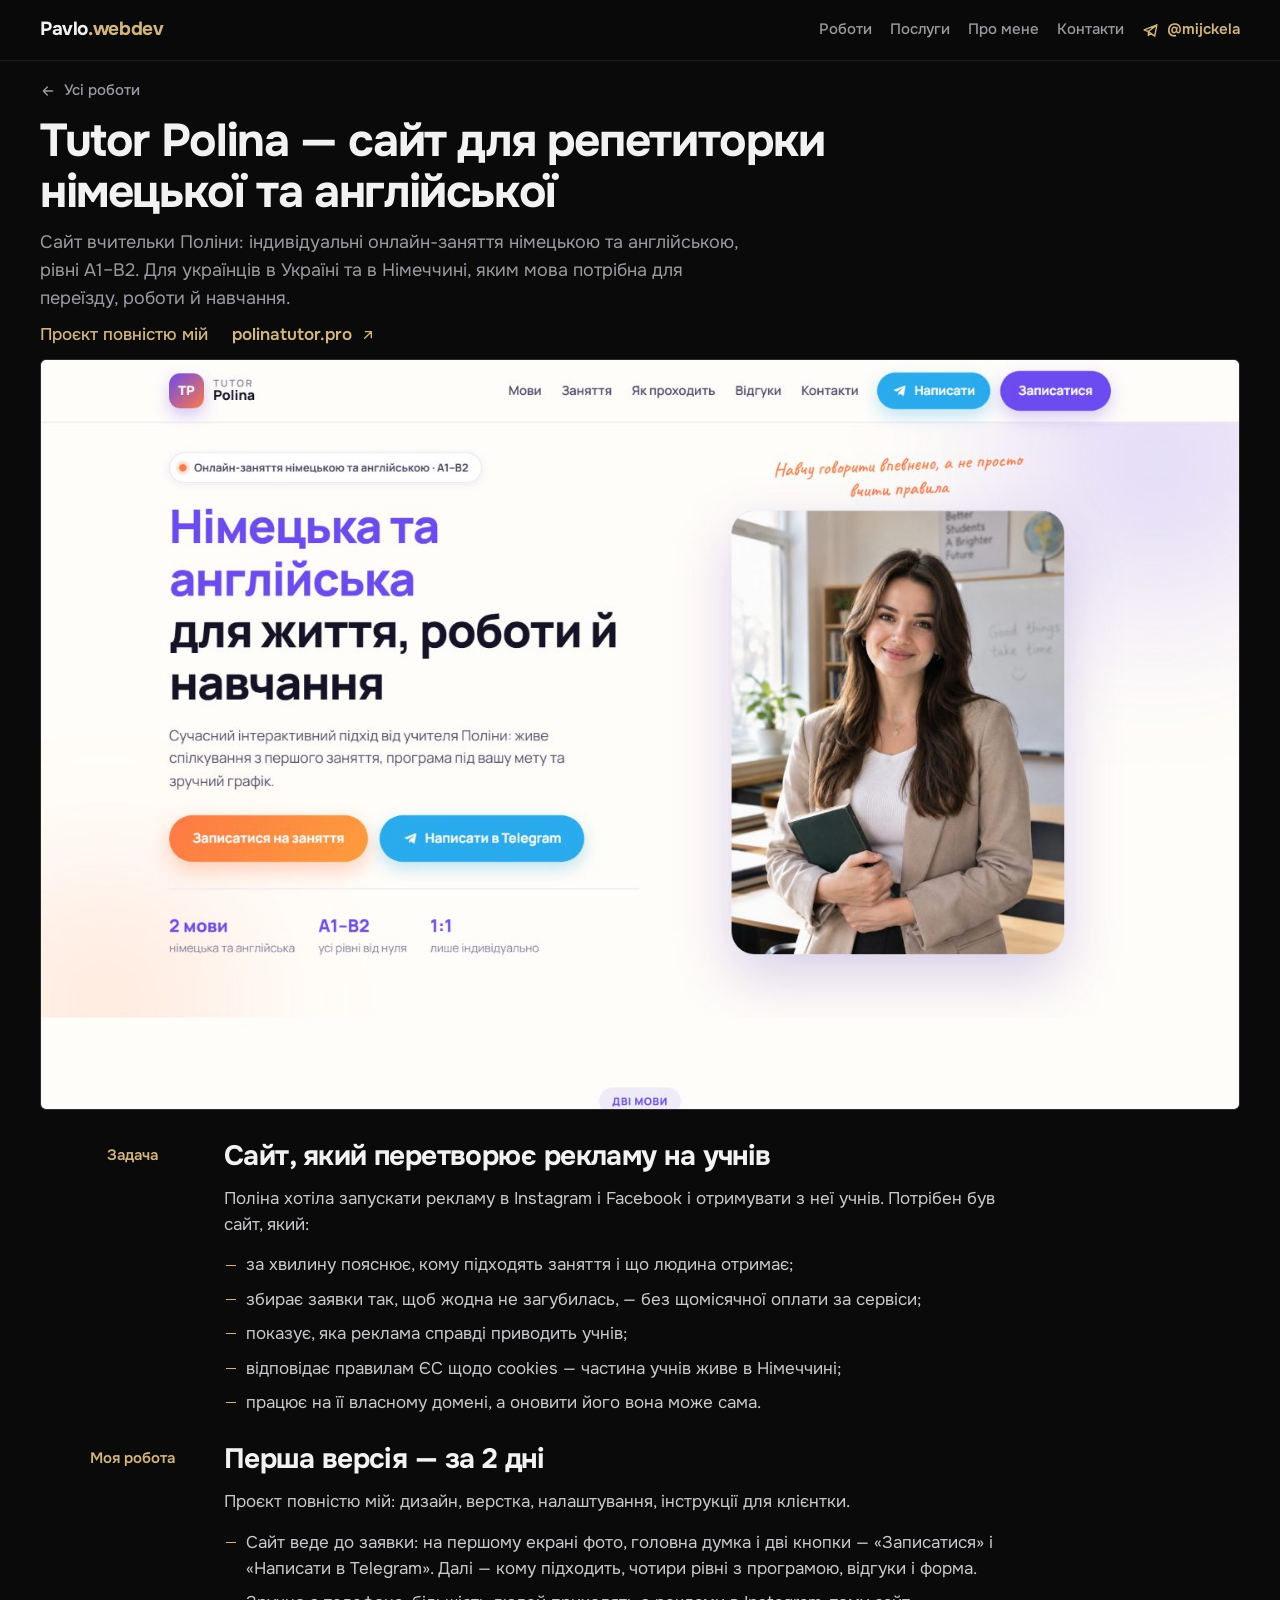
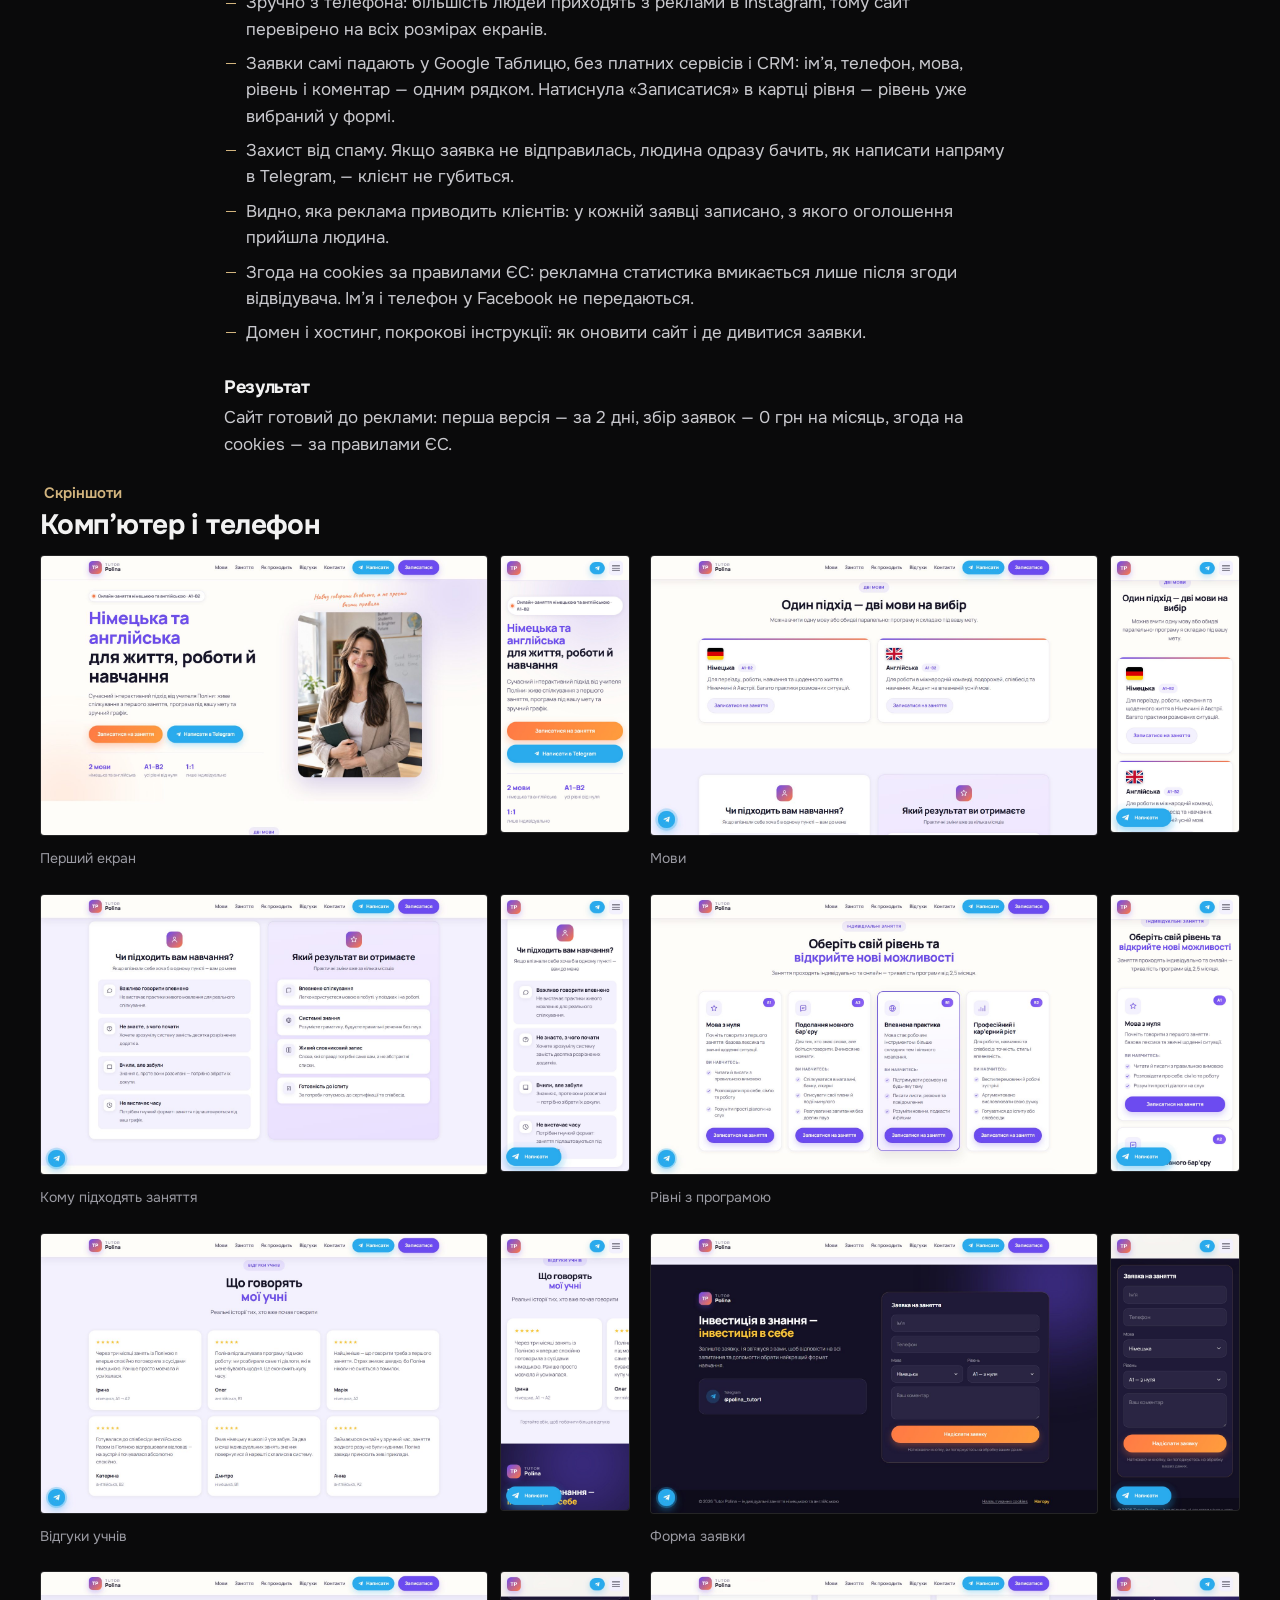
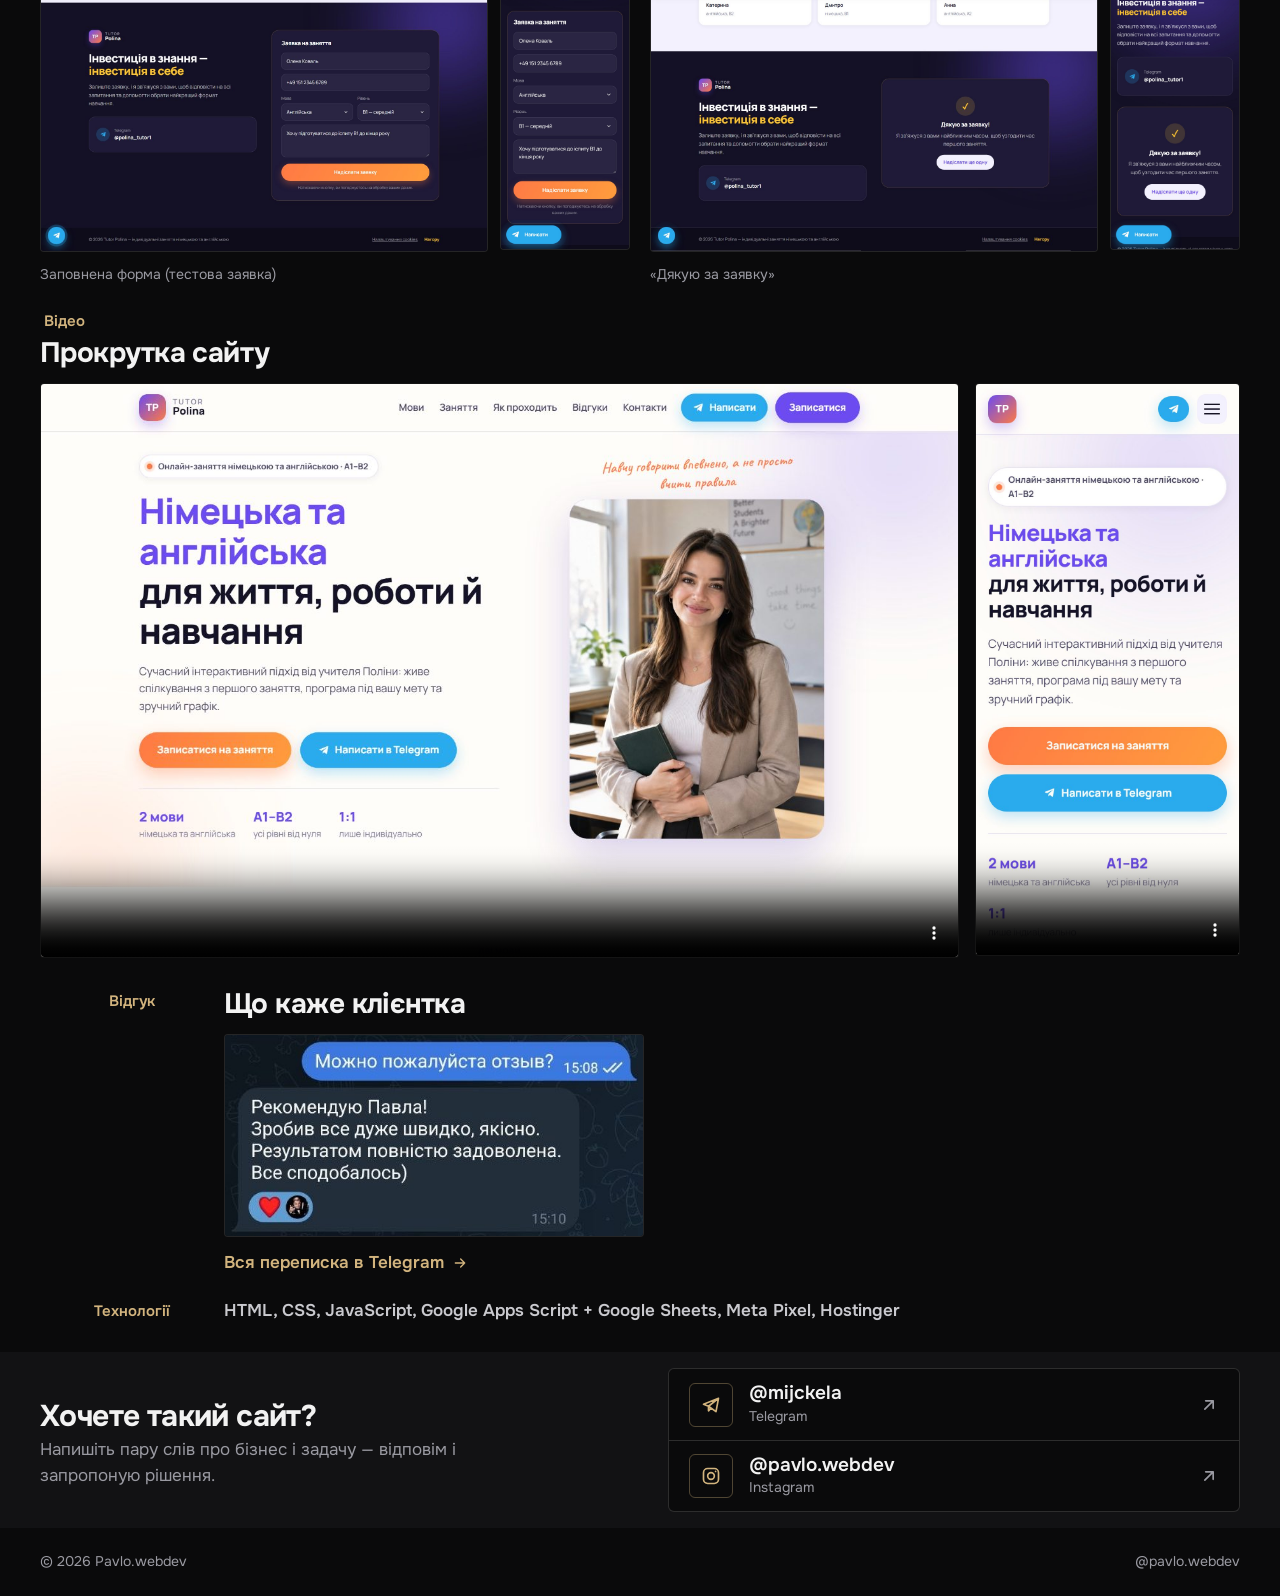
<file: cases/polina.html>
<!doctype html>
<html lang="uk">
<head>
  <meta charset="utf-8">
  <meta name="viewport" content="width=device-width, initial-scale=1">
  <title>Tutor Polina — сайт для репетиторки · Pavlo.webdev</title>
  <meta name="description" content="Кейс Tutor Polina: сайт для репетиторки німецької та англійської під рекламу в Instagram і Facebook. Перша версія за 2 дні, заявки без платних сервісів, згода на cookies за правилами ЄС.">
  <meta name="theme-color" content="#0A0A0B">

  <meta property="og:type" content="article">
  <meta property="og:locale" content="uk_UA">
  <meta property="og:site_name" content="Pavlo.webdev">
  <meta property="og:title" content="Tutor Polina — сайт для репетиторки німецької та англійської">
  <meta property="og:description" content="Сайт під рекламу: перша версія за 2 дні, 0 грн на місяць за збір заявок, згода на cookies за правилами ЄС.">
  <meta property="og:image" content="https://mijckela-alt.github.io/pavlo-portfolio/assets/img/polina/desktop-01-hero.jpg">
  <meta property="og:image:width" content="1440">
  <meta property="og:image:height" content="900">
  <meta name="twitter:card" content="summary_large_image">

  <link rel="icon" type="image/png" href="../assets/img/favicon.png">
  <link rel="apple-touch-icon" href="../assets/img/apple-touch-icon.png">

  <link rel="preconnect" href="https://fonts.googleapis.com">
  <link rel="preconnect" href="https://fonts.gstatic.com" crossorigin>
  <link href="https://fonts.googleapis.com/css2?family=Onest:wght@400;500;600;700&amp;display=swap" rel="stylesheet">
  <link rel="stylesheet" href="../assets/css/style.css">
</head>
<body>
  <a class="skip-link" href="#main">Перейти до змісту</a>

  <header class="header">
    <div class="container header__inner">
      <a class="logo" href="../index.html" aria-label="Pavlo.webdev — на головну">Pavlo<span>.webdev</span></a>

      <button class="burger" type="button" aria-expanded="false" aria-controls="nav" aria-label="Відкрити меню">
        <span></span><span></span>
      </button>

      <nav class="nav" id="nav" aria-label="Основна навігація">
        <ul class="nav__list">
          <li><a class="nav__link" href="../index.html#works">Роботи</a></li>
          <li><a class="nav__link" href="../index.html#services">Послуги</a></li>
          <li><a class="nav__link" href="../index.html#about">Про мене</a></li>
          <li><a class="nav__link" href="../index.html#contacts">Контакти</a></li>
        </ul>
        <a class="nav__tg" href="https://t.me/mijckela" target="_blank" rel="noopener" data-tg>
          <svg viewBox="0 0 24 24" fill="none" stroke="currentColor" stroke-width="2" stroke-linecap="round" stroke-linejoin="round" aria-hidden="true"><path d="M21 4 3 11l6 2.5M21 4l-3 16-9-6.5M21 4 9 13.5V19l3-3.2"/></svg>
          @mijckela
        </a>
      </nav>
    </div>
  </header>

  <main id="main">
    <section class="case-hero">
      <div class="container">
        <a class="back" href="../index.html#works">
          <svg viewBox="0 0 24 24" fill="none" stroke="currentColor" stroke-width="2" stroke-linecap="round" stroke-linejoin="round" aria-hidden="true"><path d="M19 12H5M11 6l-6 6 6 6"/></svg>
          Усі роботи
        </a>
        <h1 class="case-hero__title reveal">Tutor Polina — сайт для репетиторки німецької та англійської</h1>
        <p class="case-hero__lead reveal">Сайт вчительки Поліни: індивідуальні онлайн-заняття німецькою та англійською, рівні A1–B2. Для українців в Україні та в Німеччині, яким мова потрібна для переїзду, роботи й навчання.</p>
        <div class="case-hero__meta reveal">
          <p class="tag">Проєкт повністю мій</p>
          <a class="link-arrow" href="https://polinatutor.pro" target="_blank" rel="noopener">
            polinatutor.pro
            <svg viewBox="0 0 24 24" fill="none" stroke="currentColor" stroke-width="2" stroke-linecap="round" stroke-linejoin="round" aria-hidden="true"><path d="M7 17 17 7M8 7h9v9"/></svg>
          </a>
        </div>
        <div class="case-hero__cover reveal">
          <img src="../assets/img/polina/desktop-01-hero.jpg" width="1440" height="900" alt="Перший екран сайту Tutor Polina на комп’ютері">
        </div>
      </div>
    </section>

    <div class="container">
      <section class="case-block" aria-labelledby="task-title">
        <p class="case-block__label">Задача</p>
        <div class="case-block__body reveal">
          <h2 id="task-title">Сайт, який перетворює рекламу на учнів</h2>
          <p>Поліна хотіла запускати рекламу в Instagram і Facebook і отримувати з неї учнів. Потрібен був сайт, який:</p>
          <ul class="list">
            <li>за хвилину пояснює, кому підходять заняття і що людина отримає;</li>
            <li>збирає заявки так, щоб жодна не загубилась, — без щомісячної оплати за сервіси;</li>
            <li>показує, яка реклама справді приводить учнів;</li>
            <li>відповідає правилам ЄС щодо cookies — частина учнів живе в Німеччині;</li>
            <li>працює на її власному домені, а оновити його вона може сама.</li>
          </ul>
        </div>
      </section>

      <section class="case-block" aria-labelledby="done-title">
        <p class="case-block__label">Моя робота</p>
        <div class="case-block__body reveal">
          <h2 id="done-title">Перша версія — за 2 дні</h2>
          <p>Проєкт повністю мій: дизайн, верстка, налаштування, інструкції для клієнтки.</p>
          <ul class="list">
            <li>Сайт веде до заявки: на першому екрані фото, головна думка і дві кнопки — «Записатися» і «Написати в Telegram». Далі — кому підходить, чотири рівні з програмою, відгуки і форма.</li>
            <li>Зручно з телефона: більшість людей приходять з реклами в Instagram, тому сайт перевірено на всіх розмірах екранів.</li>
            <li>Заявки самі падають у Google Таблицю, без платних сервісів і CRM: ім’я, телефон, мова, рівень і коментар — одним рядком. Натиснула «Записатися» в картці рівня — рівень уже вибраний у формі.</li>
            <li>Захист від спаму. Якщо заявка не відправилась, людина одразу бачить, як написати напряму в Telegram, — клієнт не губиться.</li>
            <li>Видно, яка реклама приводить клієнтів: у кожній заявці записано, з якого оголошення прийшла людина.</li>
            <li>Згода на cookies за правилами ЄС: рекламна статистика вмикається лише після згоди відвідувача. Ім’я і телефон у Facebook не передаються.</li>
            <li>Домен і хостинг, покрокові інструкції: як оновити сайт і де дивитися заявки.</li>
          </ul>

          <div class="phase">
            <h3>Результат</h3>
            <p>Сайт готовий до реклами: перша версія — за 2 дні, збір заявок — 0 грн на місяць, згода на cookies — за правилами ЄС.</p>
          </div>
        </div>
      </section>

      <section class="case-block case-block--wide" aria-labelledby="gallery-title">
        <p class="case-block__label">Скріншоти</p>
        <div class="case-block__body">
          <h2 id="gallery-title" class="reveal">Комп’ютер і телефон</h2>
          <div class="gallery">
            <figure class="pair reveal">
              <a class="shot" href="../assets/img/polina/desktop-01-hero.jpg" data-lightbox><img src="../assets/img/polina/desktop-01-hero.jpg" width="1440" height="900" loading="lazy" alt="Перший екран — комп’ютер"></a>
              <a class="shot" href="../assets/img/polina/phone-01-hero.jpg" data-lightbox><img src="../assets/img/polina/phone-01-hero.jpg" width="780" height="1688" loading="lazy" alt="Перший екран — телефон"></a>
              <figcaption>Перший екран</figcaption>
            </figure>
            <figure class="pair reveal">
              <a class="shot" href="../assets/img/polina/desktop-02-langs.jpg" data-lightbox><img src="../assets/img/polina/desktop-02-langs.jpg" width="1440" height="900" loading="lazy" alt="Мови — комп’ютер"></a>
              <a class="shot" href="../assets/img/polina/phone-02-langs.jpg" data-lightbox><img src="../assets/img/polina/phone-02-langs.jpg" width="780" height="1688" loading="lazy" alt="Мови — телефон"></a>
              <figcaption>Мови</figcaption>
            </figure>
            <figure class="pair reveal">
              <a class="shot" href="../assets/img/polina/desktop-03-for-whom.jpg" data-lightbox><img src="../assets/img/polina/desktop-03-for-whom.jpg" width="1440" height="900" loading="lazy" alt="Кому підходять заняття — комп’ютер"></a>
              <a class="shot" href="../assets/img/polina/phone-03-for-whom.jpg" data-lightbox><img src="../assets/img/polina/phone-03-for-whom.jpg" width="780" height="1688" loading="lazy" alt="Кому підходять заняття — телефон"></a>
              <figcaption>Кому підходять заняття</figcaption>
            </figure>
            <figure class="pair reveal">
              <a class="shot" href="../assets/img/polina/desktop-04-levels.jpg" data-lightbox><img src="../assets/img/polina/desktop-04-levels.jpg" width="1440" height="900" loading="lazy" alt="Рівні з програмою — комп’ютер"></a>
              <a class="shot" href="../assets/img/polina/phone-04-levels.jpg" data-lightbox><img src="../assets/img/polina/phone-04-levels.jpg" width="780" height="1688" loading="lazy" alt="Рівні з програмою — телефон"></a>
              <figcaption>Рівні з програмою</figcaption>
            </figure>
            <figure class="pair reveal">
              <a class="shot" href="../assets/img/polina/desktop-05-reviews.jpg" data-lightbox><img src="../assets/img/polina/desktop-05-reviews.jpg" width="1440" height="900" loading="lazy" alt="Відгуки учнів — комп’ютер"></a>
              <a class="shot" href="../assets/img/polina/phone-05-reviews.jpg" data-lightbox><img src="../assets/img/polina/phone-05-reviews.jpg" width="780" height="1688" loading="lazy" alt="Відгуки учнів — телефон"></a>
              <figcaption>Відгуки учнів</figcaption>
            </figure>
            <figure class="pair reveal">
              <a class="shot" href="../assets/img/polina/desktop-06-booking.jpg" data-lightbox><img src="../assets/img/polina/desktop-06-booking.jpg" width="1440" height="900" loading="lazy" alt="Форма заявки — комп’ютер"></a>
              <a class="shot" href="../assets/img/polina/phone-06-booking.jpg" data-lightbox><img src="../assets/img/polina/phone-06-booking.jpg" width="780" height="1688" loading="lazy" alt="Форма заявки — телефон"></a>
              <figcaption>Форма заявки</figcaption>
            </figure>
            <figure class="pair reveal">
              <a class="shot" href="../assets/img/polina/desktop-07-form-filled.jpg" data-lightbox><img src="../assets/img/polina/desktop-07-form-filled.jpg" width="1440" height="900" loading="lazy" alt="Заповнена форма, тестова заявка — комп’ютер"></a>
              <a class="shot" href="../assets/img/polina/phone-07-form-filled.jpg" data-lightbox><img src="../assets/img/polina/phone-07-form-filled.jpg" width="780" height="1688" loading="lazy" alt="Заповнена форма, тестова заявка — телефон"></a>
              <figcaption>Заповнена форма (тестова заявка)</figcaption>
            </figure>
            <figure class="pair reveal">
              <a class="shot" href="../assets/img/polina/desktop-08-form-success.jpg" data-lightbox><img src="../assets/img/polina/desktop-08-form-success.jpg" width="1440" height="900" loading="lazy" alt="«Дякую за заявку» — комп’ютер"></a>
              <a class="shot" href="../assets/img/polina/phone-08-form-success.jpg" data-lightbox><img src="../assets/img/polina/phone-08-form-success.jpg" width="780" height="1688" loading="lazy" alt="«Дякую за заявку» — телефон"></a>
              <figcaption>«Дякую за заявку»</figcaption>
            </figure>
          </div>
        </div>
      </section>

      <section class="case-block case-block--wide" aria-labelledby="video-title">
        <p class="case-block__label">Відео</p>
        <div class="case-block__body">
          <h2 id="video-title" class="reveal">Прокрутка сайту</h2>
          <div class="pair pair--video reveal">
            <video muted playsinline controls preload="none" poster="../assets/img/polina/desktop-01-hero.jpg" width="1920" height="1200" aria-label="Відео: сайт Tutor Polina на комп’ютері">
              <source src="../assets/video/polina-desktop.mp4" type="video/mp4">
            </video>
            <video muted playsinline controls preload="none" poster="../assets/img/polina/phone-01-hero.jpg" width="780" height="1688" aria-label="Відео: сайт Tutor Polina на телефоні">
              <source src="../assets/video/polina-phone.mp4" type="video/mp4">
            </video>
          </div>
        </div>
      </section>

      <section class="case-block case-block--review" aria-labelledby="review-title">
        <p class="case-block__label">Відгук</p>
        <div class="case-block__body">
          <h2 id="review-title">Що каже клієнтка</h2>
          <figure class="case-review">
            <a class="shot" href="../assets/img/polina/review-chat.jpg" data-lightbox="review" data-caption="Переписка з Поліною в Telegram"><img src="../assets/img/polina/review.jpg" width="567" height="272" loading="lazy" alt="Відгук Поліни в Telegram: «Рекомендую Павла! Зробив все дуже швидко, якісно. Результатом повністю задоволена. Все сподобалось)»"></a>
            <figcaption>
              <a class="link-arrow" href="../assets/img/polina/review-chat.jpg" data-lightbox="review" data-caption="Переписка з Поліною в Telegram">
                Вся переписка в Telegram
                <svg viewBox="0 0 24 24" fill="none" stroke="currentColor" stroke-width="2" stroke-linecap="round" stroke-linejoin="round" aria-hidden="true"><path d="M5 12h14M13 6l6 6-6 6"/></svg>
              </a>
            </figcaption>
          </figure>
        </div>
      </section>

      <section class="case-block" aria-labelledby="tech-title">
        <p class="case-block__label" id="tech-title">Технології</p>
        <div class="case-block__body reveal">
          <p class="tech">HTML, CSS, JavaScript, Google Apps Script + Google Sheets, Meta Pixel, Hostinger</p>
        </div>
      </section>
    </div>

    <section class="case-cta" aria-labelledby="cta-title">
      <div class="container contacts">
        <div>
          <h2 class="section__title" id="cta-title">Хочете такий сайт?</h2>
          <p class="section__lead">Напишіть пару слів про бізнес і задачу — відповім і запропоную рішення.</p>
        </div>
        <ul class="contacts__links">
          <li>
            <a class="contact-link" href="https://t.me/mijckela" target="_blank" rel="noopener" data-tg>
              <span class="contact-link__icon">
                <svg viewBox="0 0 24 24" fill="none" stroke="currentColor" stroke-width="2" stroke-linecap="round" stroke-linejoin="round" aria-hidden="true"><path d="M21 4 3 11l6 2.5M21 4l-3 16-9-6.5M21 4 9 13.5V19l3-3.2"/></svg>
              </span>
              <span class="contact-link__text">
                <span class="contact-link__handle">@mijckela</span>
                <span class="contact-link__name">Telegram</span>
              </span>
              <svg class="contact-link__arrow" viewBox="0 0 24 24" fill="none" stroke="currentColor" stroke-width="2" stroke-linecap="round" stroke-linejoin="round" aria-hidden="true"><path d="M7 17 17 7M8 7h9v9"/></svg>
            </a>
          </li>
          <li>
            <a class="contact-link" href="https://instagram.com/pavlo.webdev" target="_blank" rel="noopener">
              <span class="contact-link__icon">
                <svg viewBox="0 0 24 24" fill="none" stroke="currentColor" stroke-width="2" stroke-linecap="round" stroke-linejoin="round" aria-hidden="true"><rect x="3" y="3" width="18" height="18" rx="5"/><circle cx="12" cy="12" r="4"/><path d="M17.5 6.5h.01"/></svg>
              </span>
              <span class="contact-link__text">
                <span class="contact-link__handle">@pavlo.webdev</span>
                <span class="contact-link__name">Instagram</span>
              </span>
              <svg class="contact-link__arrow" viewBox="0 0 24 24" fill="none" stroke="currentColor" stroke-width="2" stroke-linecap="round" stroke-linejoin="round" aria-hidden="true"><path d="M7 17 17 7M8 7h9v9"/></svg>
            </a>
          </li>
        </ul>
      </div>
    </section>
  </main>

  <footer class="footer">
    <div class="container footer__inner">
      <p>© 2026 Pavlo.webdev</p>
      <a href="https://instagram.com/pavlo.webdev" target="_blank" rel="noopener">@pavlo.webdev</a>
    </div>
  </footer>

  <script src="../assets/js/main.js" defer></script>
</body>
</html>
</file>
<file: assets/css/style.css>
/* Pavlo.webdev — портфоліо. Чорно-золотий стиль бренду. */

:root {
  --bg: #0A0A0B;
  --bg-elev: #121214;
  --bg-elev-2: #18181B;
  --line: rgba(255, 255, 255, 0.08);
  --line-strong: rgba(255, 255, 255, 0.14);
  --text: #F2F2F2;
  --muted: #9A9AA2;
  --gold: #D2B47E;
  --gold-hover: #E0C695;
  --gold-soft: rgba(210, 180, 126, 0.12);
  --gold-line: rgba(210, 180, 126, 0.35);

  --font: "Onest", "Segoe UI", system-ui, -apple-system, sans-serif;
  --container: 1200px;
  --gutter: 20px;
  --radius: 6px;
  --radius-sm: 4px;
  --header-h: 60px;
  --section-y: 40px;
}

*,
*::before,
*::after { box-sizing: border-box; }

html {
  -webkit-text-size-adjust: 100%;
  scroll-padding-top: calc(var(--header-h) + 12px);
}

@media (prefers-reduced-motion: no-preference) {
  html { scroll-behavior: smooth; }
}

body {
  margin: 0;
  background: var(--bg);
  color: var(--text);
  font-family: var(--font);
  font-size: 17px;
  line-height: 1.55;
  -webkit-font-smoothing: antialiased;
  overflow-x: hidden;
}

img, video { display: block; max-width: 100%; height: auto; }

a { color: inherit; text-decoration: none; }

h1, h2, h3 {
  margin: 0;
  font-weight: 700;
  line-height: 1.15;
  letter-spacing: -0.02em;
  overflow-wrap: break-word;
}

p { margin: 0; }

ul, ol { margin: 0; padding: 0; list-style: none; }

figure { margin: 0; }

.nowrap { white-space: nowrap; }

:focus-visible {
  outline: 2px solid var(--gold);
  outline-offset: 3px;
  border-radius: 6px;
}

.container {
  width: 100%;
  max-width: calc(var(--container) + var(--gutter) * 2);
  margin: 0 auto;
  padding: 0 var(--gutter);
}

.gold { color: var(--gold); }

.skip-link {
  position: absolute;
  left: 12px;
  top: -60px;
  z-index: 200;
  padding: 10px 16px;
  background: var(--gold);
  color: var(--bg);
  font-weight: 700;
  border-radius: var(--radius-sm);
}
.skip-link:focus { top: 12px; }

/* ---------- Кнопки ---------- */

.btn {
  display: inline-flex;
  align-items: center;
  justify-content: center;
  gap: 10px;
  min-height: 48px;
  padding: 0 22px;
  border: 1px solid transparent;
  border-radius: var(--radius-sm);
  font: inherit;
  font-size: 16px;
  font-weight: 600;
  cursor: pointer;
  transition: background-color .2s, border-color .2s, color .2s;
}

.btn svg { width: 18px; height: 18px; flex: none; }

.btn--gold { background: var(--gold); color: #141414; }
.btn--gold:hover { background: var(--gold-hover); }

.btn--ghost { border-color: var(--line-strong); color: var(--text); }
.btn--ghost:hover { border-color: var(--gold); color: var(--gold); }

.btn--sm { min-height: 44px; padding: 0 18px; font-size: 15px; }

.link-arrow {
  display: inline-flex;
  align-items: center;
  gap: 8px;
  min-height: 44px;
  color: var(--gold);
  font-weight: 600;
}
.link-arrow svg { width: 16px; height: 16px; }

/* ---------- Шапка ---------- */

.header {
  position: sticky;
  top: 0;
  z-index: 100;
  background: rgba(10, 10, 11, 0.92);
  border-bottom: 1px solid var(--line);
}

.header__inner {
  display: flex;
  align-items: center;
  justify-content: space-between;
  gap: 24px;
  height: var(--header-h);
}

.logo {
  display: inline-flex;
  align-items: center;
  min-height: 44px;
  font-size: 19px;
  font-weight: 700;
  letter-spacing: -0.02em;
  white-space: nowrap;
}
.logo span { color: var(--gold); }

.nav {
  display: flex;
  align-items: center;
  gap: 18px;
}

.nav__list { display: flex; gap: 18px; }

.nav__link {
  display: inline-flex;
  align-items: center;
  min-height: 44px; /* зручно натискати пальцем на планшеті */
  color: var(--muted);
  font-size: 15px;
  font-weight: 500;
  transition: color .2s;
}
.nav__link:hover { color: var(--text); }

/* контакт у шапці — простим посиланням, без кнопки */
.nav__tg {
  display: inline-flex;
  align-items: center;
  gap: 8px;
  min-height: 44px;
  color: var(--gold);
  font-size: 15px;
  font-weight: 600;
  transition: color .2s;
}
.nav__tg svg { width: 17px; height: 17px; }
.nav__tg:hover { color: var(--gold-hover); }

.burger {
  display: none;
  width: 44px;
  height: 44px;
  margin-right: -10px;
  padding: 0;
  border: 0;
  background: none;
  color: var(--text);
  cursor: pointer;
}
.burger span {
  display: block;
  width: 22px;
  height: 2px;
  margin: 6px auto;
  background: currentColor;
  border-radius: 2px;
  transition: transform .25s, opacity .25s;
}
.burger[aria-expanded="true"] span:first-child { transform: translateY(4px) rotate(45deg); }
.burger[aria-expanded="true"] span:last-child { transform: translateY(-4px) rotate(-45deg); }

@media (max-width: 880px) {
  .burger { display: block; }

  .nav {
    position: absolute;
    top: var(--header-h);
    left: 0;
    right: 0;
    flex-direction: column;
    align-items: stretch;
    gap: 8px;
    padding: 8px var(--gutter) 20px;
    background: var(--bg);
    border-bottom: 1px solid var(--line);
    display: none;
  }
  .nav.is-open { display: flex; }

  .nav__list { flex-direction: column; gap: 0; }
  .nav__link {
    display: flex;
    align-items: center;
    min-height: 48px;
    font-size: 18px;
    color: var(--text);
    border-bottom: 1px solid var(--line);
  }
  .nav__tg { margin-top: 4px; font-size: 18px; }
}

/* ---------- Секції ---------- */

/* зверху у всіх блоків однаково: 10px + 8px над заголовком */
.section { padding: 10px 0 var(--section-y); }
#works { padding: 10px 0 4px; }
#services { padding-bottom: 4px; }

.section__title {
  max-width: 820px;
  font-size: clamp(24px, 3vw, 30px);
}
/* «Хочете такий сайт?» — по висоті посередині навпроти контактів */
.case-cta .contacts { align-items: center; }
.case-cta .section__lead { max-width: 480px; }

.section__lead {
  max-width: 560px;
  margin-top: 4px;
  color: var(--muted);
}

/* заголовок блоку трохи нижче, ближче до свого тексту; загальна висота та сама */
.section__head { margin: 8px 0 12px; }

/* ---------- Перший екран ---------- */

.hero {
  padding: 16px 0 0;
}

/* текст зліва, контакти справа */
.hero__grid {
  display: grid;
  grid-template-columns: minmax(0, 1fr) 360px;
  align-items: center;
  gap: 24px 56px;
}
/* контакти справа — верхом урівень із заголовком */
@media (min-width: 981px) { .hero__contacts { align-self: start; margin-top: 10px; } }

@media (max-width: 980px) {
  .hero__grid { grid-template-columns: 1fr; }
  .hero__contacts { max-width: 420px; }
}

/* обидва посилання в один рядок під біографією */
.hero__links {
  display: flex;
  flex-wrap: wrap;
  gap: 12px 36px;
  margin-top: 6px;
}

.hero__bio {
  max-width: 680px;
  margin-top: 14px;
  color: var(--muted);
  font-size: 18px;
  line-height: 1.5;
}

.hero__title {
  max-width: 900px;
  font-size: clamp(28px, 3.8vw, 48px);
  line-height: 1.1;
  letter-spacing: -0.03em;
}

/* «Більше про мене» — у тому ж стилі, що й «Мої роботи», але білим текстом */
.hero__about {
  display: inline-flex;
  align-items: center;
  gap: 10px;
  color: var(--text);
  font-size: 18px;
  font-weight: 600;
  transition: color .2s;
}
.hero__about span {
  text-decoration: underline 1px var(--gold-line);
  text-underline-offset: 8px;
  transition: text-decoration-color .2s;
}
.hero__about svg {
  width: 18px;
  height: 18px;
  color: var(--gold);
  transition: transform .2s;
}
.hero__about:hover { color: var(--gold); }
.hero__about:hover span { text-decoration-color: var(--gold); }
.hero__about:hover svg { transform: translateX(3px); }

@media (max-width: 880px) {
  .hero__bio { font-size: 16px; }
}

/* ---------- Роботи ---------- */

/* скріншот зліва, текст справа; проєкти розділені лінією, без «коробок» */
/* кожна робота — окрема картка в рамці, як картки послуг */
.work {
  display: grid;
  grid-template-columns: minmax(0, 1.2fr) minmax(0, 1fr);
  align-items: start;
  gap: 28px;
  padding: 20px;
  background: var(--bg-elev);
  border: 1px solid var(--line);
  border-radius: var(--radius);
}
.work + .work { margin-top: 16px; }

.work__cover {
  display: block;
  overflow: hidden;
  border: 1px solid var(--line-strong);
  border-radius: var(--radius);
  transition: border-color .25s;
}
.work__cover:hover { border-color: var(--gold-line); }
.work__cover img {
  width: 100%;
  aspect-ratio: 16 / 10;
  object-fit: cover;
  object-position: top;
}

.work__body {
  display: flex;
  flex-direction: column;
}

.tag {
  align-self: flex-start;
  margin-bottom: 8px;
  color: var(--gold);
  font-size: 15px;
  font-weight: 500;
}

.work__title { font-size: clamp(26px, 3vw, 36px); line-height: 1.05; }

.work__text {
  margin-top: 2px;
  line-height: 1.45;
  color: var(--muted);
  font-size: clamp(17px, 1.5vw, 19px);
}

.work__stats {
  display: grid;
  grid-template-columns: repeat(3, minmax(0, 1fr));
  gap: 16px;
  margin: 10px 0 6px;
  padding-top: 8px;
  border-top: 1px solid var(--line);
}
.work__stats b {
  display: block;
  font-size: clamp(22px, 2.4vw, 28px);
  font-weight: 700;
  letter-spacing: -0.02em;
  line-height: 1.15;
}
.work__stats span {
  display: block;
  margin-top: 2px;
  color: var(--muted);
  font-size: 15px;
  line-height: 1.4;
}

/* скріншот відгуку з Telegram (сторінка кейсу) */
/* однаково повітря над і під відгуком (під посиланням і так є запас від min-height) */
.case-block.case-block--review { padding: 2px 0 0; }
.case-block--review .case-block__label { transform: translateY(-2px); }
/* «Скріншоти» і «Відео»: ~28px від попереднього блоку, як навколо відгуку */
.case-block.case-block--wide { padding-top: 0; margin-top: -12px; }
/* решта блоків («Моя робота», «Технології») — теж ~28px від попереднього */
.case-block + .case-block:not(.case-block--wide):not(.case-block--review) { margin-top: -29px; }
/* після відгуку нижнього падінгу немає, тож «Технології» підтягуємо менше */
.case-block.case-block--review + .case-block:not(.case-block--wide):not(.case-block--review) { margin-top: -15px; }
/* «Задача» — так само ~28px від обкладинки */
.case-block:first-child { margin-top: -30px; }
@media (max-width: 880px) { .case-block:first-child { margin-top: -28px; } }
.case-review { max-width: 420px; margin-top: 14px; }
.case-review figcaption { margin-top: 4px; }

.work__list { margin-top: 10px; font-size: 16px; line-height: 1.45; }
.work__body .tag { margin-bottom: 0; }
.list.work__list li + li { margin-top: 4px; }
.work__tech { color: var(--muted); font-size: 14px; }

/* нижній «запас» посилання (min-height 44px) не роздуває картку */
.work__more { margin-top: 0; margin-bottom: -12px; align-self: flex-start; font-size: 18px; }

@media (max-width: 880px) {
  .work { grid-template-columns: 1fr; gap: 16px; padding: 16px; }
  #works .works__bots { margin-top: 16px; }
}

@media (max-width: 420px) {
  .work__stats { grid-template-columns: 1fr; gap: 10px; }
  .work__stats li { display: flex; align-items: baseline; gap: 10px; }
  .work__stats span { margin-top: 0; }
}

/* смуга під роботами: боти, яких не видно на скріншотах */
.works__bots {
  display: flex;
  align-items: center;
  gap: 18px;
  margin-top: 16px;
  padding: 18px 24px;
  background: var(--gold-soft);
  border: 1px solid var(--gold-line);
  border-radius: var(--radius);
  transition: border-color .2s;
}
.works__bots:hover { border-color: var(--gold); }

.works__bots-icon {
  display: grid;
  place-items: center;
  width: 48px;
  height: 48px;
  flex: none;
  color: #141414;
  background: var(--gold);
  border-radius: var(--radius);
}
.works__bots-icon svg { width: 22px; height: 22px; }

.works__bots-text {
  display: flex;
  flex-direction: column;
  flex: 1;
  min-width: 0;
}
.works__bots-text b { font-size: 20px; font-weight: 700; }
.works__bots-text > span { margin-top: 2px; color: var(--muted); font-size: 15px; }

.works__bots-arrow {
  width: 22px;
  height: 22px;
  flex: none;
  color: var(--gold);
  transition: transform .2s;
}
.works__bots:hover .works__bots-arrow { transform: translate(2px, -2px); }

@media (max-width: 600px) {
  .works__bots { align-items: flex-start; padding: 16px; gap: 14px; }
  .works__bots-icon { width: 40px; height: 40px; }
  .works__bots-arrow { display: none; }
}

/* ---------- Послуги ---------- */

.services {
  display: grid;
  grid-template-columns: repeat(2, minmax(0, 1fr));
  gap: 16px;
}

.card {
  padding: 24px 28px;
  background: var(--bg-elev);
  border: 1px solid var(--line);
  border-radius: var(--radius);
}

.card__title { font-size: 24px; }

.card__text {
  margin-top: 8px;
  color: var(--muted);
}

/* види робіт — у дві колонки із золотою рискою, по центру картки */
.card__list {
  display: grid;
  grid-template-columns: repeat(2, auto);
  justify-content: center;
  gap: 8px 56px;
  margin-top: 18px;
  padding-top: 18px;
  border-top: 1px solid var(--line);
}
.card__list li {
  position: relative;
  padding-left: 20px;
}
.card__list li::before {
  content: "";
  position: absolute;
  left: 0;
  top: 0.75em;
  width: 10px;
  height: 1px;
  background: var(--gold);
}

.services__note {
  margin-top: 16px;
  padding: 18px 28px;
  border: 1px solid var(--gold-line);
  border-radius: var(--radius);
  background: var(--gold-soft);
}

@media (max-width: 880px) {
  .services { grid-template-columns: 1fr; }
  .card, .services__note { padding: 20px; }
}

@media (max-width: 420px) {
  .card__list { grid-template-columns: auto; }
}

/* ---------- Про мене ---------- */

.about__grid {
  display: grid;
  grid-template-columns: minmax(0, 1.1fr) minmax(0, 1fr);
  align-items: start;
  gap: 24px 56px;
}

.about__text { font-size: 18px; }
.about__text p + p { margin-top: 14px; }

/* короткі тези з жирним початком */
.about__points li {
  padding: 12px 0;
  border-top: 1px solid var(--line);
  color: var(--muted);
}
.about__points { margin-top: 16px; }
.about__points li:first-child { padding-top: 0; border-top: 0; }
.about__points li:last-child { padding-bottom: 0; }
#about { padding: 10px 0 24px; }
.about__points b { color: var(--gold); font-weight: 600; }

@media (max-width: 880px) {
  .about__grid { grid-template-columns: 1fr; }
}

/* ---------- Контакти ---------- */

#contacts { padding: 14px 0; background: var(--bg-elev); }

/* текст зліва, справа — великі рядки-посилання замість кнопок */
.contacts {
  display: grid;
  grid-template-columns: minmax(0, 1fr) minmax(0, 1fr);
  align-items: start;
  gap: 20px 56px;
}
.contacts .section__title { margin-top: 8px; }

.contacts__flow {
  margin-top: 12px;
  color: var(--muted);
  font-size: 15px;
}

.contacts__links {
  border: 1px solid var(--line-strong);
  border-radius: var(--radius);
  background: var(--bg);
}
.contacts__links li + li { border-top: 1px solid var(--line-strong); }

.contact-link {
  display: flex;
  align-items: center;
  gap: 16px;
  padding: 12px 20px;
  transition: background-color .2s;
}
.contact-link:hover { background: var(--gold-soft); }

.contact-link__icon {
  display: grid;
  place-items: center;
  width: 44px;
  height: 44px;
  flex: none;
  color: var(--gold);
  border: 1px solid var(--gold-line);
  border-radius: var(--radius);
}
.contact-link__icon svg { width: 20px; height: 20px; }

.contact-link__text {
  display: flex;
  flex-direction: column;
  flex: 1;
  min-width: 0;
}
.contact-link__handle {
  font-size: 19px;
  font-weight: 600;
  line-height: 1.3;
}
.contact-link__name {
  color: var(--muted);
  font-size: 14px;
}

.contact-link__arrow {
  width: 20px;
  height: 20px;
  flex: none;
  color: var(--muted);
  transition: color .2s, transform .2s;
}
.contact-link:hover .contact-link__arrow { color: var(--gold); transform: translate(2px, -2px); }

/* невеликі планшети: дві окремі компактні плашки в один ряд по центру */
@media (min-width: 601px) and (max-width: 980px) {
  .hero__contacts.contacts__links {
    display: flex;
    justify-content: center;
    gap: 16px;
    max-width: none;
    border: 0;
    background: none;
  }
  .hero__contacts li {
    width: 270px;
    overflow: hidden;
    background: var(--bg);
    border: 1px solid var(--line-strong);
    border-radius: var(--radius);
  }
  .hero__contacts li + li { border-top: 1px solid var(--line-strong); }
  .hero__contacts .contact-link { gap: 12px; padding: 10px 14px; }
  .hero__contacts .contact-link__icon { width: 36px; height: 36px; }
  .hero__contacts .contact-link__icon svg { width: 18px; height: 18px; }
  .hero__contacts .contact-link__handle { font-size: 17px; }
  .hero__contacts .contact-link__name { font-size: 13px; }
  .hero__contacts .contact-link__arrow { width: 18px; height: 18px; }
}

@media (max-width: 880px) {
  .contacts { grid-template-columns: 1fr; }
}

@media (max-width: 420px) {
  .contact-link { padding: 14px 16px; }
}

/* ---------- Підвал ---------- */

.footer {
  padding: 12px 0;
  color: var(--muted);
  font-size: 14px;
}
.footer__inner {
  display: flex;
  flex-wrap: wrap;
  align-items: center;
  justify-content: space-between;
  gap: 12px;
}
.footer a {
  display: inline-flex;
  align-items: center;
  min-height: 44px;
}
.footer a:hover { color: var(--gold); }

/* ---------- Сторінка кейсу ---------- */

.case-hero {
  padding: 8px 0 32px;
}

.back {
  display: inline-flex;
  align-items: center;
  gap: 8px;
  min-height: 44px;
  margin-bottom: 3px;
  color: var(--muted);
  font-size: 15px;
  font-weight: 500;
  transition: color .2s;
}
.back:hover { color: var(--text); }
.back svg { width: 16px; height: 16px; }

.case-hero__title {
  max-width: 980px;
  font-size: clamp(28px, 4vw, 46px);
  line-height: 1.1;
  letter-spacing: -0.03em;
}

.case-hero__lead {
  max-width: 720px;
  margin-top: 12px;
  color: var(--muted);
  font-size: clamp(16px, 1.6vw, 18px);
}

.case-hero__meta {
  display: flex;
  flex-wrap: wrap;
  align-items: center;
  gap: 8px 24px;
  margin-top: 0;
}
.case-hero__meta .tag { margin: 0; align-self: center; font-size: 17px; }
@media (max-width: 420px) {
  /* на телефоні підпис і посилання вміщаються в один рядок */
  .case-hero__meta { column-gap: 16px; }
  .case-hero__meta .tag { font-size: 15px; }
}

.case-hero__cover {
  margin-top: 2px;
  overflow: hidden;
  border: 1px solid var(--line-strong);
  border-radius: var(--radius);
}

.case-block {
  display: grid;
  grid-template-columns: 160px minmax(0, 1fr);
  gap: 24px;
  padding: 28px 0;
}

.case-block__label {
  color: var(--gold);
  font-size: 15px;
  font-weight: 600;
}

.case-block__body { max-width: 780px; }
.case-block__body > * + * { margin-top: 14px; }
.case-block__body h2 { font-size: clamp(22px, 2.6vw, 28px); }
.case-block__body h3 { font-size: 18px; }
.case-block__body p { color: #C9C9CE; }
.case-block__body .muted { color: var(--muted); }

.case-block--wide { grid-template-columns: 1fr; gap: 12px; }
.case-block--wide .case-block__body { max-width: none; }
/* підпис над заголовком: трохи правіше й ближче до заголовка, сам заголовок не зсувається */
.case-block__label { position: relative; left: 4px; top: 8px; }
/* підпис збоку — по центру між початком лінії та початком тексту блоку (колонка + gap) */
.case-block:not(.case-block--wide) .case-block__label {
  left: 0;
  margin-right: -24px;
  text-align: center;
}
/* поруч не заголовок, а один рядок тексту — без зсуву вниз */
@media (min-width: 881px) {
  .case-block:not(.case-block--wide) .case-block__label { top: 4px; }
  #tech-title { top: 2px; }
}

.list li {
  position: relative;
  padding-left: 22px;
  color: #C9C9CE;
}
.list li + li { margin-top: 8px; }
.list li::before {
  content: "";
  position: absolute;
  left: 2px;
  top: 0.72em;
  width: 10px;
  height: 1px;
  background: var(--gold);
}

.mine {
  padding: 4px 0 4px 20px;
  border-left: 2px solid var(--gold);
}
.mine h3 { color: var(--gold); }
.mine p { margin-top: 8px; color: var(--text); }
.mine p + p { color: var(--muted); }

.phase {
  padding-top: 16px;
}
.phase h3 { margin-bottom: 8px; }
.phase h3 small {
  margin-left: 8px;
  color: var(--gold);
  font-size: 15px;
  font-weight: 500;
  letter-spacing: 0;
}

.tech { color: var(--text); font-weight: 600; }

@media (max-width: 880px) {
  .case-hero { padding: 4px 0 24px; }
  .back { margin-bottom: 1px; }
  .case-hero__cover { margin-top: 1px; }
  .case-block {
    grid-template-columns: 1fr;
    gap: 8px;
    padding: 24px 0;
  }
  .case-block:not(.case-block--wide) .case-block__label { left: 4px; top: 7px; margin-right: 0; text-align: left; }
}

/* ---------- Галерея і відео ---------- */

.gallery {
  display: grid;
  grid-template-columns: repeat(2, minmax(0, 1fr));
  gap: 24px 20px;
}

/* Ширина колонок підібрана так, щоб скріншот 1440×900 і телефон 390×844 мали однакову висоту */
.pair {
  display: grid;
  grid-template-columns: minmax(0, 3.46fr) minmax(0, 1fr);
  gap: 12px;
  align-items: start;
}

.pair figcaption {
  grid-column: 1 / -1;
  color: var(--muted);
  font-size: 14px;
}

.shot {
  display: block;
  overflow: hidden;
  background: var(--bg-elev);
  border: 1px solid var(--line);
  border-radius: var(--radius-sm);
  cursor: zoom-in;
  transition: border-color .2s;
}
.shot:hover { border-color: var(--gold-line); }
.shot img { width: 100%; }

.pair--video { gap: 16px; }
.pair--video video {
  width: 100%;
  background: #000;
  border: 1px solid var(--line);
  border-radius: var(--radius-sm);
}

@media (max-width: 980px) {
  .gallery { grid-template-columns: 1fr; gap: 20px; }
}

@media (max-width: 480px) {
  .pair { gap: 8px; }
}

/* той самий блок, що й «Напишіть мені» на головній */
.case-cta {
  padding: 16px 0;
  background: var(--bg-elev);
}

/* ---------- Лайтбокс ---------- */

.lightbox {
  position: fixed;
  inset: 0;
  z-index: 300;
  display: none;
  align-items: center;
  justify-content: center;
  padding: 64px 72px;
  background: rgba(5, 5, 6, 0.94);
}
.lightbox.is-open { display: flex; }

.lightbox__img {
  max-width: 100%;
  max-height: 100%;
  width: auto;
  height: auto;
  object-fit: contain;
  border-radius: 8px;
  box-shadow: 0 24px 80px rgba(0, 0, 0, 0.6);
}

.lightbox__btn {
  position: absolute;
  display: grid;
  place-items: center;
  width: 48px;
  height: 48px;
  padding: 0;
  color: var(--text);
  background: rgba(255, 255, 255, 0.08);
  border: 1px solid var(--line-strong);
  border-radius: 50%;
  cursor: pointer;
  transition: background-color .2s, color .2s;
}
.lightbox__btn:hover { background: var(--gold); color: #141414; }
.lightbox__btn svg { width: 20px; height: 20px; }

.lightbox__close { top: 12px; right: 12px; }
.lightbox__prev { left: 12px; top: 50%; transform: translateY(-50%); }
.lightbox__next { right: 12px; top: 50%; transform: translateY(-50%); }
.lightbox.is-single .lightbox__prev,
.lightbox.is-single .lightbox__next { display: none; }

.lightbox__caption {
  position: absolute;
  left: 72px;
  right: 72px;
  bottom: 18px;
  color: var(--muted);
  font-size: 14px;
  text-align: center;
}

@media (max-width: 700px) {
  .lightbox { padding: 72px 12px 96px; }
  .lightbox__close { top: 12px; right: 12px; }
  .lightbox__prev, .lightbox__next { top: auto; bottom: 20px; transform: none; }
  .lightbox__prev { left: 16px; }
  .lightbox__next { right: 16px; }
  .lightbox__caption { left: 76px; right: 76px; bottom: 30px; }
}

body.is-locked { overflow: hidden; }

@media (prefers-reduced-motion: reduce) {
  *, *::before, *::after {
    transition-duration: 0.01ms !important;
    animation-duration: 0.01ms !important;
  }
}

/* ---------- Мобільні відступи ---------- */

@media (max-width: 880px) {
  :root { --section-y: 32px; --header-h: 56px; }
  .hero { padding: 14px 0 0; }
  #works { padding-top: 8px; }
}

@media (max-width: 400px) {
  :root { --gutter: 16px; }
  body { font-size: 16px; }
}
</file>
